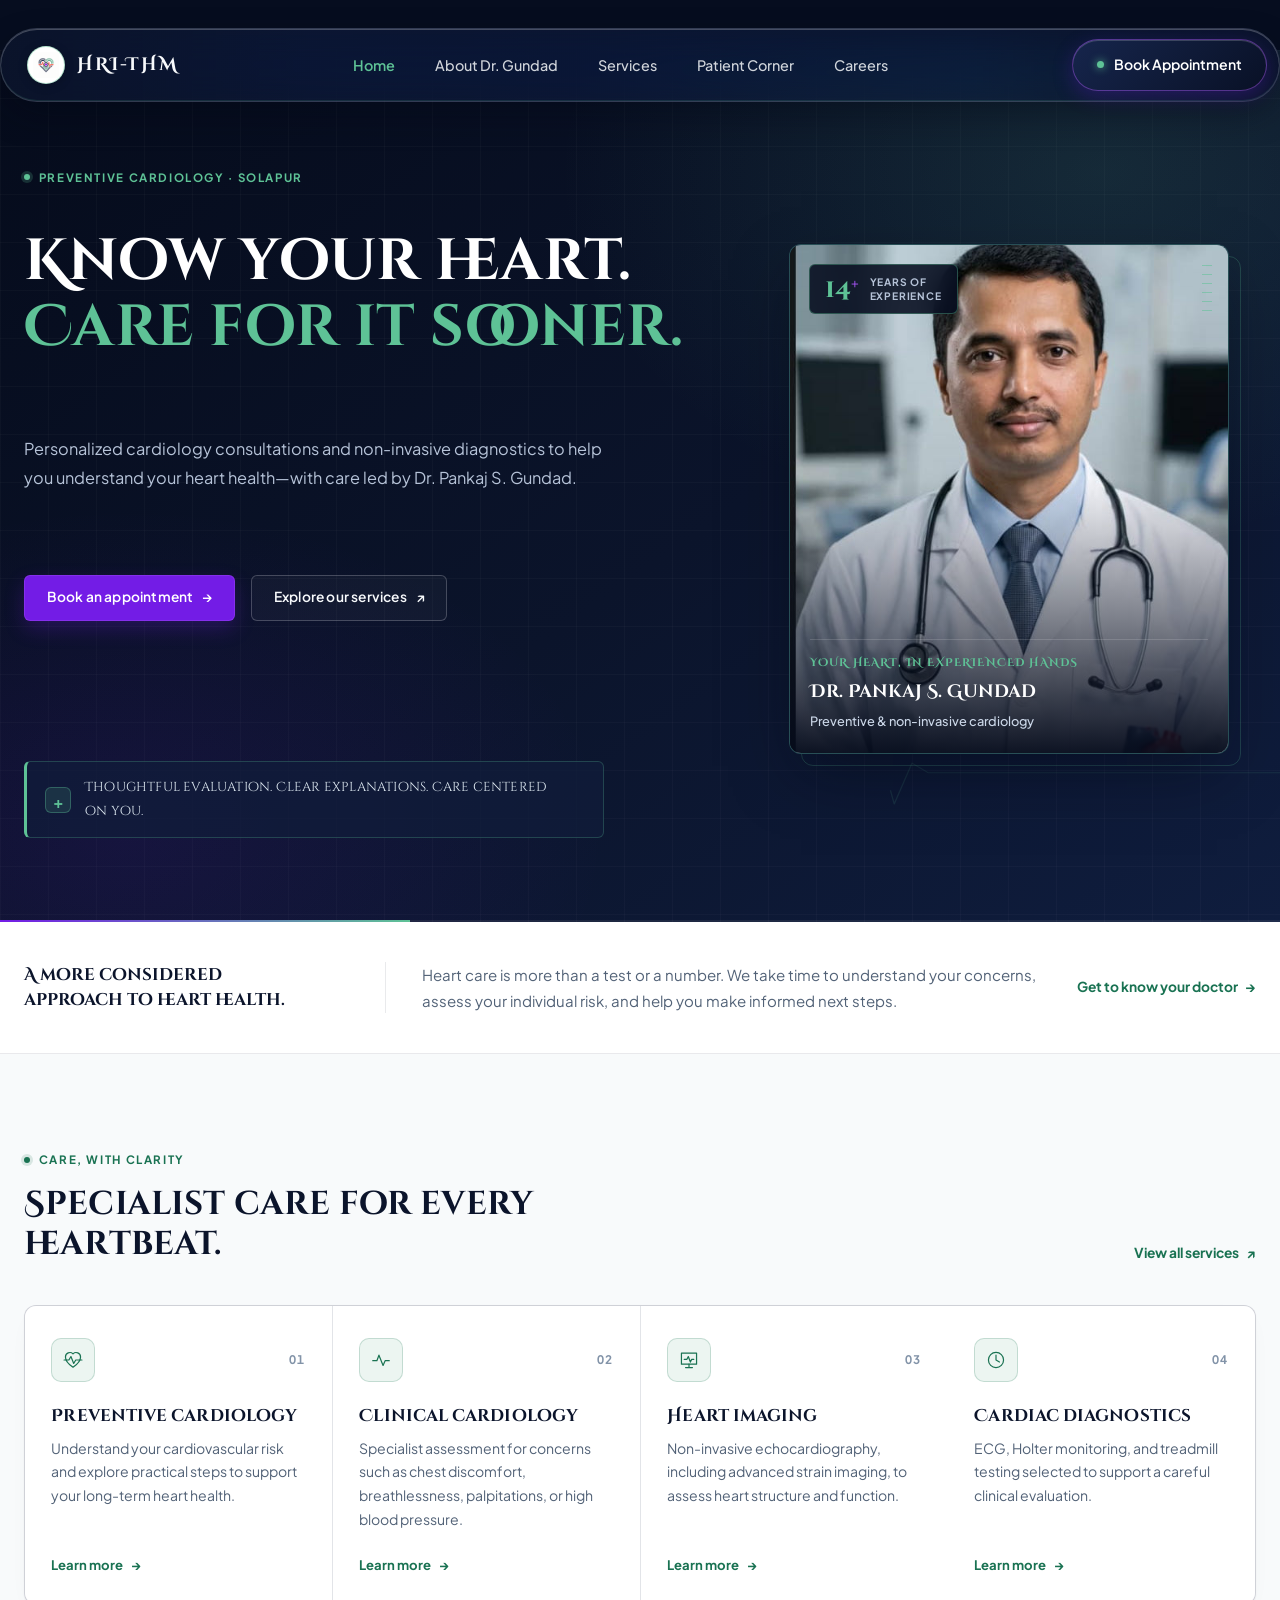
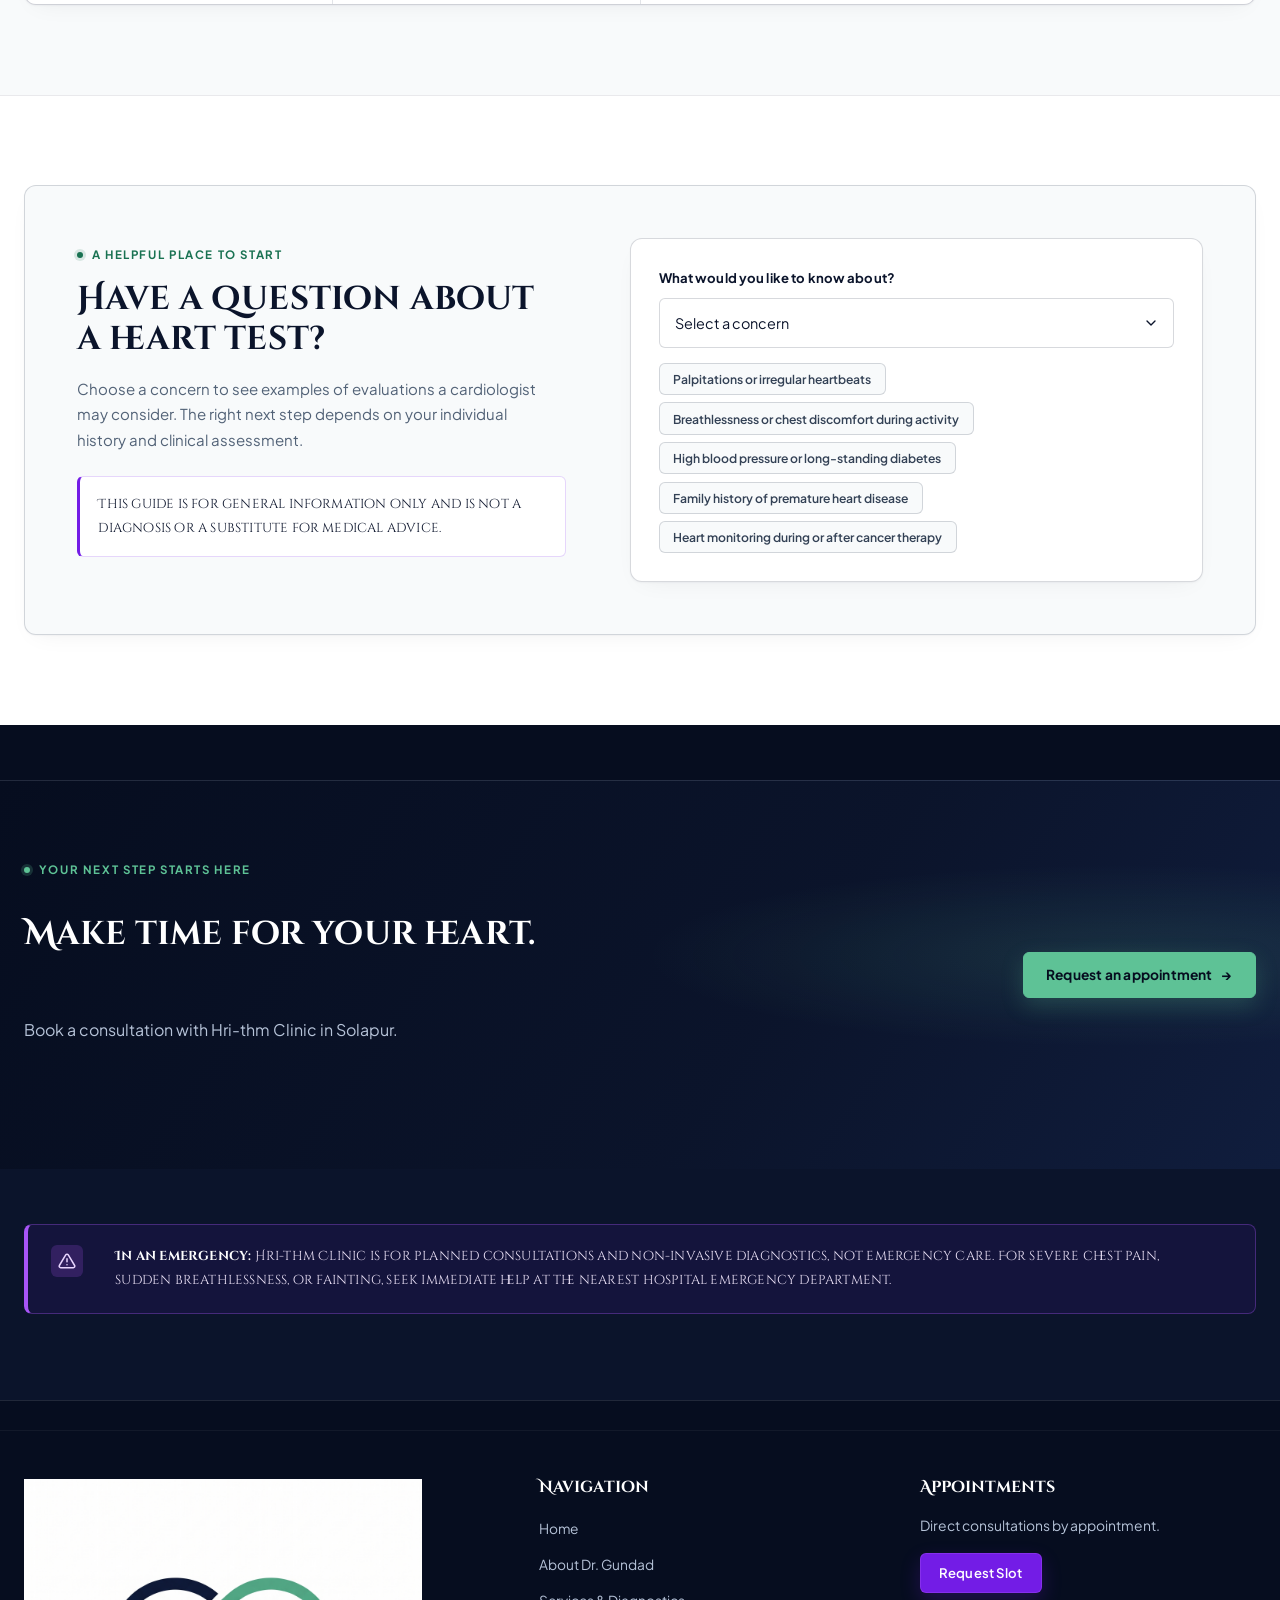
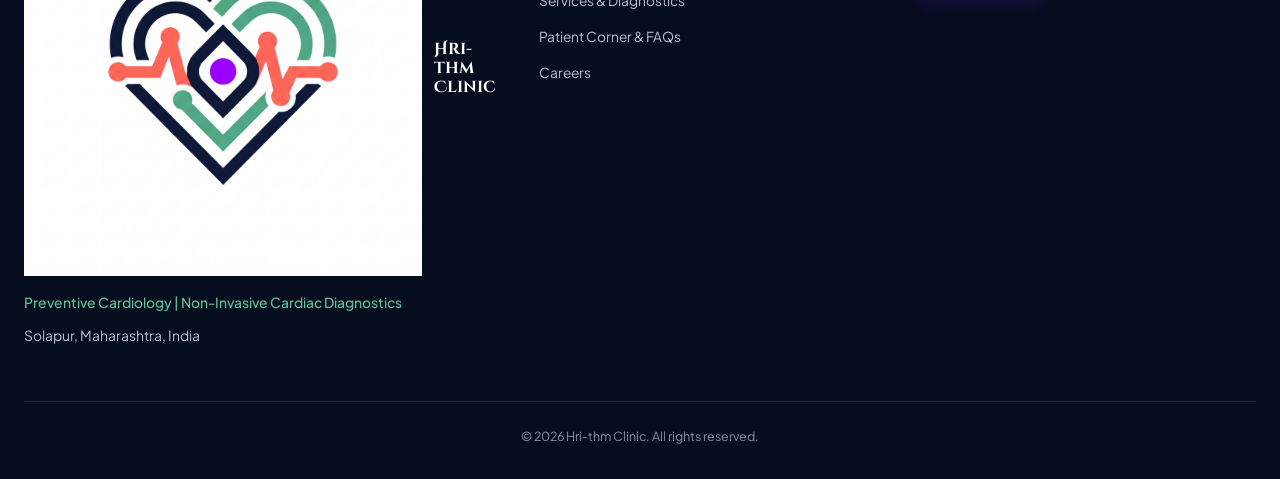
<file: index.html>
<!DOCTYPE html>
<html lang="en">
<head>
  <meta charset="UTF-8" />
  <meta name="viewport" content="width=device-width, initial-scale=1.0" />
  <meta name="theme-color" content="#0B132B" />
  <meta name="description" content="Thoughtful preventive cardiology and non-invasive cardiac diagnostics with Dr. Pankaj S. Gundad at Hri-thm Clinic, Solapur." />
  <title>Hri-thm Clinic | Preventive Cardiology in Solapur</title>
  <link rel="icon" href="images/favicon.svg" type="image/svg+xml" />
  <link rel="preconnect" href="https://fonts.googleapis.com" />
  <link rel="preconnect" href="https://fonts.gstatic.com" crossorigin />
  <link href="https://fonts.googleapis.com/css2?family=Cinzel+Decorative:wght@400;700&family=Plus+Jakarta+Sans:wght@400;500;600;700&display=swap" rel="stylesheet" />
  <link rel="stylesheet" href="css/styles.css" />
</head>
<body class="home-page">
  <a class="skip-link" href="#main-content">Skip to content</a>
  <div id="site-header"></div>

    <!-- Place this where you want the translation trigger to appear (e.g., in your navbar or footer) -->
    <button id="translate-btn" class="btn btn-ghost-light btn-sm" type="button">
      <span>🌐 Translate / ಭಾಷಾಂತರಿಸಿ</span>
    </button>

    <!-- Hidden container where Google Translate will render its dropdown -->
    <div id="google_translate_element" style="display: none;"></div>
    
  <main id="main-content">
    <section class="home-hero">
      <div class="hero-ecg-bg" aria-hidden="true">
        <svg viewBox="0 0 1440 220" fill="none" preserveAspectRatio="none">
          <path d="M0 130H340L370 130L392 88L416 168L442 42L468 182L490 112L510 130H880L910 130L932 95L955 162L980 54L1006 176L1026 116L1044 130H1440" />
        </svg>
      </div>
      <br>
      <div class="container home-hero-grid">
        <div class="home-hero-copy">
          <span class="home-eyebrow"><span class="eyebrow-dot"></span> Preventive cardiology · Solapur</span><br /><br>
          <h1>Know your heart.<br /><span>Care for it sooner.</span></h1><br><br>
          <p>Personalized cardiology consultations and non-invasive diagnostics to help you understand your heart health—with care led by Dr. Pankaj S. Gundad.</p><br><br>
          <div class="home-hero-actions">
            <a href="book-appointment.html" class="btn btn-violet">Book an appointment <span aria-hidden="true">→</span></a>
            <a href="services.html" class="btn btn-ghost-light">Explore our services <span aria-hidden="true">↗</span></a>
          </div>
          <br><br><br><br>
          <div class="home-hero-note important-note" role="note">
            <span class="note-mark" aria-hidden="true">+</span>
            <span>Thoughtful evaluation. Clear explanations. Care centered on you.</span><br><br>
          </div>
        </div>

        <div class="home-hero-visual">
          <div class="portrait-frame">
            <img src="images/dr-pankaj-gundad-pic.jpeg" alt="Dr. Pankaj S. Gundad, cardiologist at Hri-thm Clinic" fetchpriority="high" />
            <div class="portrait-caption">
              <span class="caption-label">Your heart, in experienced hands</span>
              <strong>Dr. Pankaj S. Gundad</strong>
              <span>Preventive &amp; non-invasive cardiology</span>
            </div>
          </div>
          <div class="experience-stamp" aria-label="Over 14 years of experience">
            <span class="stamp-number">14<span>+</span></span>
            <span class="stamp-copy">years of<br />experience</span>
          </div>
          <div class="visual-accent" aria-hidden="true"></div>
        </div>
      </div>
      <div class="hero-bottom-rule" aria-hidden="true"><span></span></div>
    </section>

    <section class="home-intro" aria-label="Our approach">
      <div class="container intro-grid">
        <p class="intro-kicker">A more considered<br />approach to heart health.</p>
        <p class="intro-copy">Heart care is more than a test or a number. We take time to understand your concerns, assess your individual risk, and help you make informed next steps.</p>
        <a class="intro-link" href="about.html">Get to know your doctor <span aria-hidden="true">→</span></a>
      </div>
    </section>

    <section class="home-services" id="services">
      <div class="container">
        <div class="section-heading home-section-heading">
          <div>
            <span class="home-eyebrow"><span class="eyebrow-dot"></span> Care, with clarity</span>
            <h2>Specialist care for every heartbeat.</h2>
          </div>
          <a class="text-link desktop-link" href="services.html">View all services <span aria-hidden="true">↗</span></a>
        </div>

        <div class="home-service-grid">
          <article class="home-service-card">
            <div class="service-card-top">
              <div class="home-service-icon" aria-hidden="true">
                <svg viewBox="0 0 32 32" fill="none"><path d="M27 11.5c0 7.5-11 15-11 15S5 19 5 11.5A6.5 6.5 0 0 1 16 7a6.5 6.5 0 0 1 11 4.5Z"/><path d="M3 16h7l3-5 4 10 3-5h9"/></svg>
              </div>
              <span class="service-index">01</span>
            </div>
            <h3>Preventive cardiology</h3>
            <p>Understand your cardiovascular risk and explore practical steps to support your long-term heart health.</p>
            <a href="services.html" aria-label="Learn more about preventive cardiology">Learn more <span aria-hidden="true">→</span></a>
          </article>

          <article class="home-service-card">
            <div class="service-card-top">
              <div class="home-service-icon" aria-hidden="true">
                <svg viewBox="0 0 32 32" fill="none"><path d="M4 17h6l3-8 6 15 3-7h6"/></svg>
              </div>
              <span class="service-index">02</span>
            </div>
            <h3>Clinical cardiology</h3>
            <p>Specialist assessment for concerns such as chest discomfort, breathlessness, palpitations, or high blood pressure.</p>
            <a href="services.html" aria-label="Learn more about clinical cardiology">Learn more <span aria-hidden="true">→</span></a>
          </article>

          <article class="home-service-card">
            <div class="service-card-top">
              <div class="home-service-icon" aria-hidden="true">
                <svg viewBox="0 0 32 32" fill="none"><path d="M5 6h22v16H5z"/><path d="M11 27h10M16 22v5M9 15h4l2-4 3 8 2-4h3"/></svg>
              </div>
              <span class="service-index">03</span>
            </div>
            <h3>Heart imaging</h3>
            <p>Non-invasive echocardiography, including advanced strain imaging, to assess heart structure and function.</p>
            <a href="services.html" aria-label="Learn more about heart imaging">Learn more <span aria-hidden="true">→</span></a>
          </article>

          <article class="home-service-card">
            <div class="service-card-top">
              <div class="home-service-icon" aria-hidden="true">
                <svg viewBox="0 0 32 32" fill="none"><circle cx="16" cy="16" r="11"/><path d="M16 9v7l5 3"/></svg>
              </div>
              <span class="service-index">04</span>
            </div>
            <h3>Cardiac diagnostics</h3>
            <p>ECG, Holter monitoring, and treadmill testing selected to support a careful clinical evaluation.</p>
            <a href="services.html" aria-label="Learn more about cardiac diagnostics">Learn more <span aria-hidden="true">→</span></a>
          </article>
        </div>
        <a class="text-link mobile-link" href="services.html">View all services <span aria-hidden="true">↗</span></a>
      </div>
    </section>

    <section class="home-finder" aria-labelledby="finder-heading">
      <div class="container">
        <div class="finder-panel">
          <div class="finder-copy">
            <span class="home-eyebrow"><span class="eyebrow-dot"></span> A helpful place to start</span>
            <h2 id="finder-heading">Have a question about a heart test?</h2>
            <p>Choose a concern to see examples of evaluations a cardiologist may consider. The right next step depends on your individual history and clinical assessment.</p>
            <p class="finder-disclaimer important-note">This guide is for general information only and is not a diagnosis or a substitute for medical advice.</p>
          </div>
          <div class="finder-control">
            <label for="symptomSelector">What would you like to know about?</label>
            <select id="symptomSelector" class="finder-select">
              <option value="">Select a concern</option>
              <option value="palpitations">Palpitations or irregular heartbeats</option>
              <option value="breathless">Breathlessness or chest discomfort during activity</option>
              <option value="hypertension">High blood pressure or long-standing diabetes</option>
              <option value="family">Family history of premature heart disease</option>
              <option value="chemo">Heart monitoring during or after cancer therapy</option>
            </select>
            <div id="finderQuickChips" class="finder-chips" aria-label="Quick concern selection"></div>
            <div id="finderResult" class="finder-result" aria-live="polite" aria-atomic="true">
              <h3 id="resultTitle"></h3>
              <p id="resultDesc"></p>
            </div>
          </div>
        </div>
      </div>
    </section>
    <br><br>
    <section class="home-cta">
      <div class="container home-cta-inner">
        <div>
          <span class="home-eyebrow"><span class="eyebrow-dot"></span> Your next step starts here</span><br><br>
          <h2>Make time for your heart.</h2><br><br>
          <p>Book a consultation with Hri-thm Clinic in Solapur.</p><br><br>
        </div>
        <a href="book-appointment.html" class="btn btn-light">Request an appointment <span aria-hidden="true">→</span></a>
      </div>
    </section>
    
    <div class="home-emergency-section"><br><br>
      <div class="container home-emergency-wrap">
        <aside class="emergency-banner important-note" aria-label="Emergency notice">
          <span class="emergency-icon" aria-hidden="true">
            <svg viewBox="0 0 24 24" fill="none"><path d="M12 9v4m0 4h.01M10.29 3.86 1.82 18a2 2 0 0 0 1.71 3h16.94a2 2 0 0 0 1.71-3L13.71 3.86a2 2 0 0 0-3.42 0Z"/></svg>
          </span>
          <br><br>
          <div>
            <strong>In an emergency:</strong> Hri-thm Clinic is for planned consultations and non-invasive diagnostics, not emergency care. For severe chest pain, sudden breathlessness, or fainting, seek immediate help at the nearest hospital emergency department.
          </div>
          <br><br>
        </aside>
      </div>
      <br><br>
    </div>
  </main>

  <div id="site-footer"></div>
  <script src="assets/main.js"></script>
  <script src="assets/test-finder.js"></script>
  <script type="text/javascript">
    
  </script>
  <script type="text/javascript" src="//translate.google.com/translate_a/element.js?cb=googleTranslateElementInit"></script>
</body>
</html>
</file>
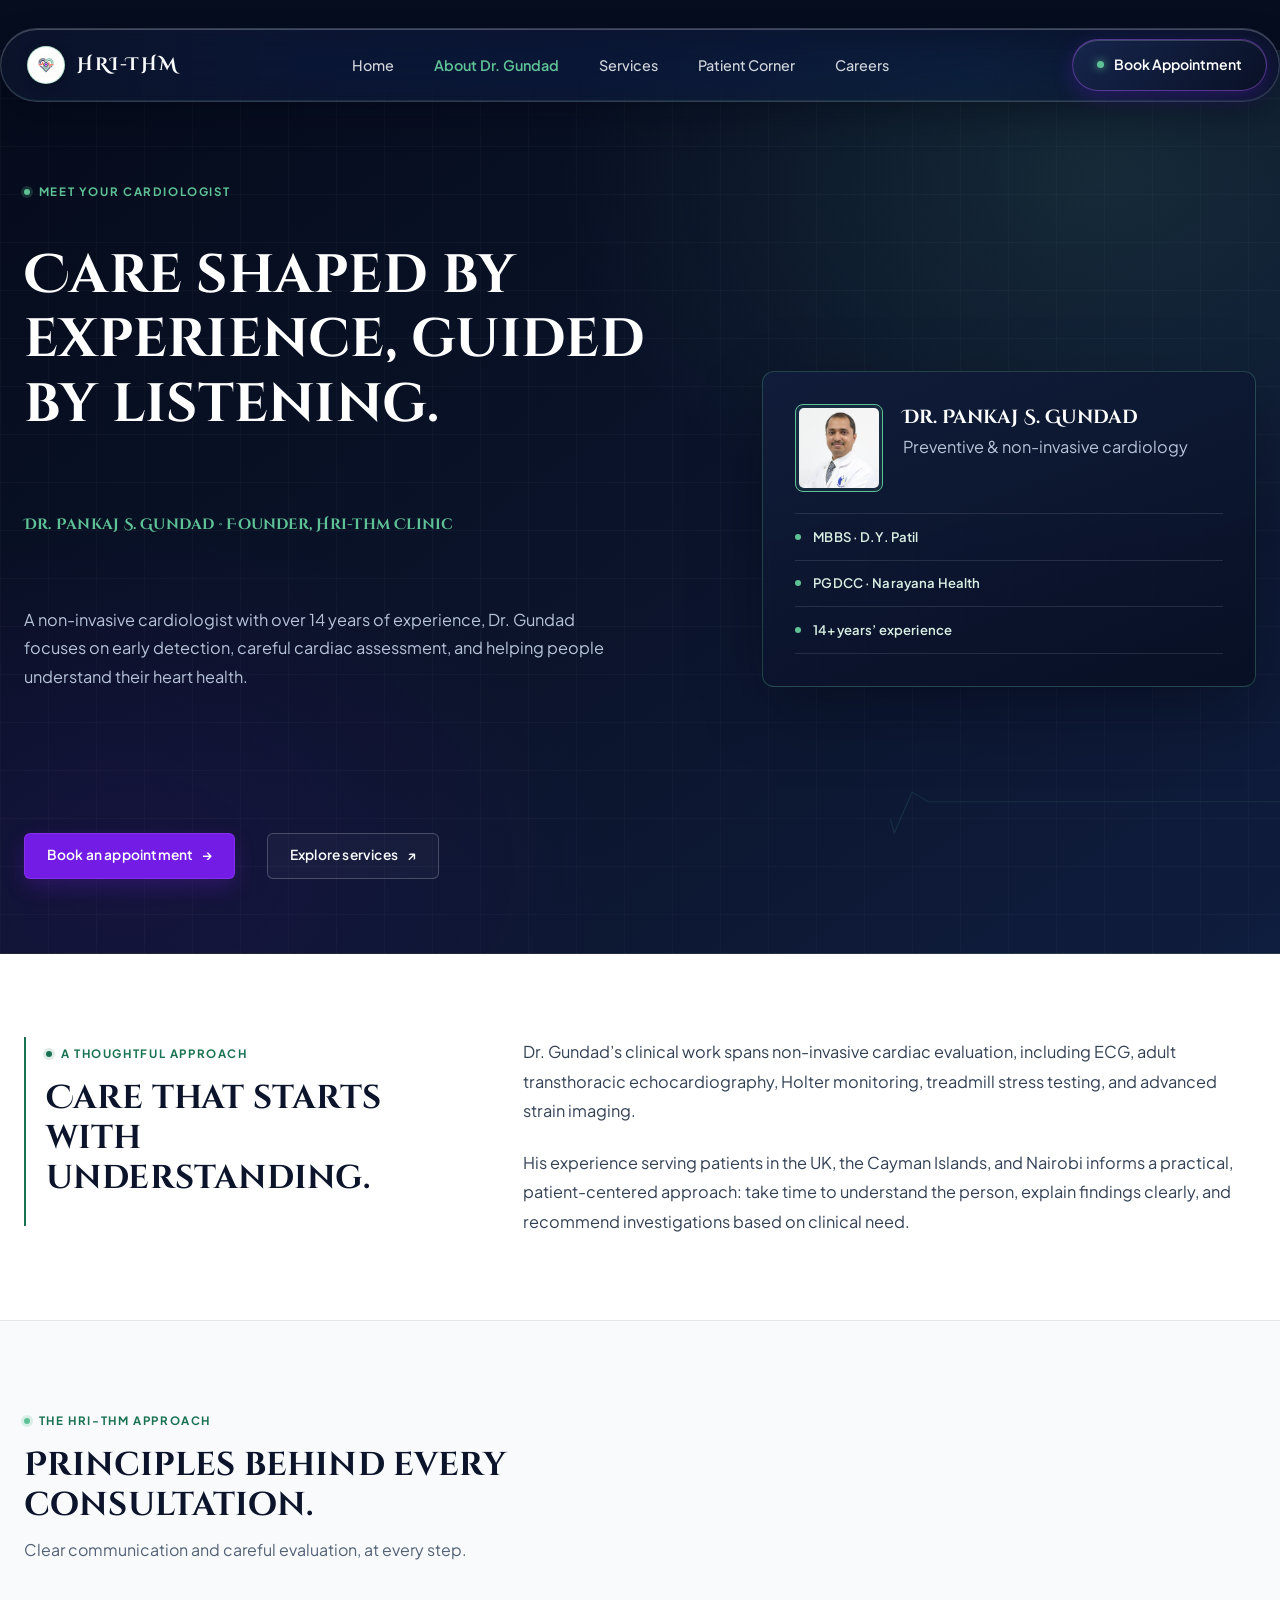
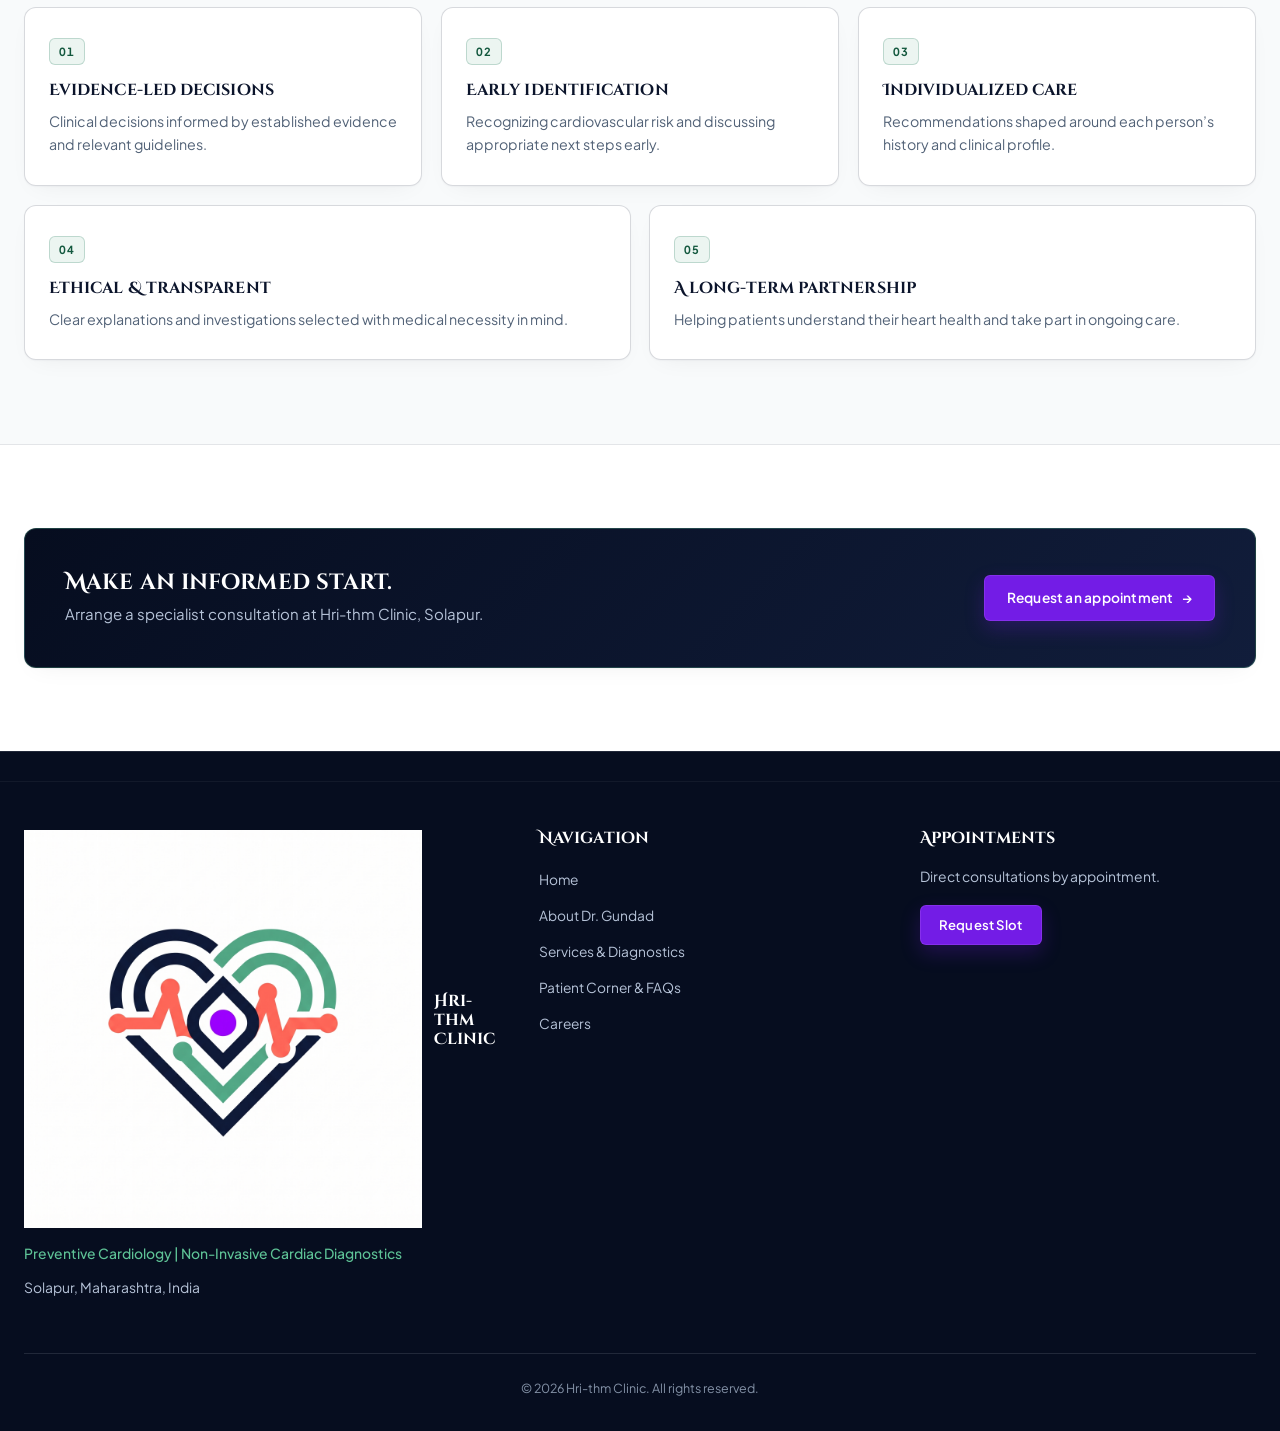
<file: about.html>
<!DOCTYPE html>
<html lang="en">
<head>
  <meta charset="UTF-8" />
  <meta name="viewport" content="width=device-width, initial-scale=1.0" />
  <meta name="theme-color" content="#0B132B" />
  <meta name="description" content="Meet Dr. Pankaj S. Gundad, founder of Hri-thm Clinic and a non-invasive cardiologist with more than 14 years of experience." />
  <title>About Dr. Pankaj S. Gundad | Hri-thm Clinic</title>
  <link rel="icon" href="images/favicon.svg" type="image/svg+xml" />
  <link rel="preconnect" href="https://fonts.googleapis.com" />
  <link rel="preconnect" href="https://fonts.gstatic.com" crossorigin />
  <link href="https://fonts.googleapis.com/css2?family=Cinzel+Decorative:wght@400;700&family=Plus+Jakarta+Sans:wght@400;500;600;700&display=swap" rel="stylesheet" />
  <link rel="stylesheet" href="css/styles.css" />
</head>
<body class="about-page">
  <a class="skip-link" href="#main-content">Skip to content</a>
  <div id="site-header"></div>

    <!-- Place this where you want the translation trigger to appear (e.g., in your navbar or footer) -->
    <button id="translate-btn" class="btn btn-ghost-light btn-sm" type="button">
      <span>🌐 Translate / ಭಾಷಾಂತರಿಸಿ</span>
    </button>

    <!-- Hidden container where Google Translate will render its dropdown -->
    <div id="google_translate_element" style="display: none;"></div>
    
  <main id="main-content">
    <section class="page-hero page-hero-split">
      <div class="hero-ecg-bg" aria-hidden="true">
        <svg viewBox="0 0 1440 220" fill="none" preserveAspectRatio="none">
          <path d="M0 130H340L370 130L392 88L416 168L442 42L468 182L490 112L510 130H880L910 130L932 95L955 162L980 54L1006 176L1026 116L1044 130H1440" />
        </svg>
      </div>
      <br><br>
      <div class="container hero-grid">
        <div class="hero-content">
          <span class="hero-tag">Meet your cardiologist</span><br><br>
          <h1>Care shaped by experience, guided by listening.</h1><br><br>
          <p class="hero-lead important-note">Dr. Pankaj S. Gundad · Founder, Hri-thm Clinic</p><br><br>
          <p>A non-invasive cardiologist with over 14 years of experience, Dr. Gundad focuses on early detection, careful cardiac assessment, and helping people understand their heart health.</p><br><br><br><br>
          <div class="hero-actions">
            <a href="book-appointment.html" class="btn btn-violet">Book an appointment <span aria-hidden="true">→</span></a><br /><br />
            <a href="services.html" class="btn btn-ghost-light">Explore services <span aria-hidden="true">↗</span></a>
          </div>
        </div>
        <aside class="hero-card-preview" aria-label="Qualifications and experience">
          <div class="dossier-header">
            <div class="doctor-avatar-ring">
              <img src="images/dr-pankaj-gundad.jpeg" alt="Dr. Pankaj S. Gundad" />
            </div>
            <div>
              <h2>Dr. Pankaj S. Gundad</h2>
              <p>Preventive &amp; non-invasive cardiology</p>
            </div>
          </div>
          <div class="badge-list">
            <span class="badge">MBBS · D.Y. Patil</span>
            <span class="badge">PGDCC · Narayana Health</span>
            <span class="badge">14+ years’ experience</span>
          </div>
        </aside>
      </div>
    </section>

    <section class="content-section content-section-light">
      <div class="container editorial-split">
        <div class="editorial-heading">
          <span class="eyebrow">A thoughtful approach</span>
          <h2>Care that starts with understanding.</h2>
        </div>
        <div class="content-copy editorial-body">
          <p>Dr. Gundad’s clinical work spans non-invasive cardiac evaluation, including ECG, adult transthoracic echocardiography, Holter monitoring, treadmill stress testing, and advanced strain imaging.</p>
          <p>His experience serving patients in the UK, the Cayman Islands, and Nairobi informs a practical, patient-centered approach: take time to understand the person, explain findings clearly, and recommend investigations based on clinical need.</p>
        </div>
      </div>
    </section>

    <section class="content-section content-section-tinted">
      <div class="container">
        <div class="section-header section-header-left">
          <span class="eyebrow">The Hri-thm approach</span>
          <h2>Principles behind every consultation.</h2>
          <p>Clear communication and careful evaluation, at every step.</p>
        </div>
        <div class="principles-grid">
          <article class="principle-card">
            <h3>Evidence-led decisions</h3>
            <p>Clinical decisions informed by established evidence and relevant guidelines.</p>
          </article>
          <article class="principle-card">
            <h3>Early identification</h3>
            <p>Recognizing cardiovascular risk and discussing appropriate next steps early.</p>
          </article>
          <article class="principle-card">
            <h3>Individualized care</h3>
            <p>Recommendations shaped around each person’s history and clinical profile.</p>
          </article>
          <article class="principle-card">
            <h3>Ethical &amp; transparent</h3>
            <p>Clear explanations and investigations selected with medical necessity in mind.</p>
          </article>
          <article class="principle-card">
            <h3>A long-term partnership</h3>
            <p>Helping patients understand their heart health and take part in ongoing care.</p>
          </article>
        </div>
      </div>
    </section>

    <section class="content-section content-section-light">
      <div class="container">
        <div class="inline-cta">
          <div>
            <h2>Make an informed start.</h2>
            <p>Arrange a specialist consultation at Hri-thm Clinic, Solapur.</p>
          </div>
          <a href="book-appointment.html" class="btn btn-violet">Request an appointment <span aria-hidden="true">→</span></a>
        </div>
      </div>
    </section>
  </main>
  <div id="site-footer"></div>
  <script src="assets/main.js"></script>
  <script type="text/javascript">
    
  </script>
  <script type="text/javascript" src="//translate.google.com/translate_a/element.js?cb=googleTranslateElementInit"></script>

</body>
</html>
</file>
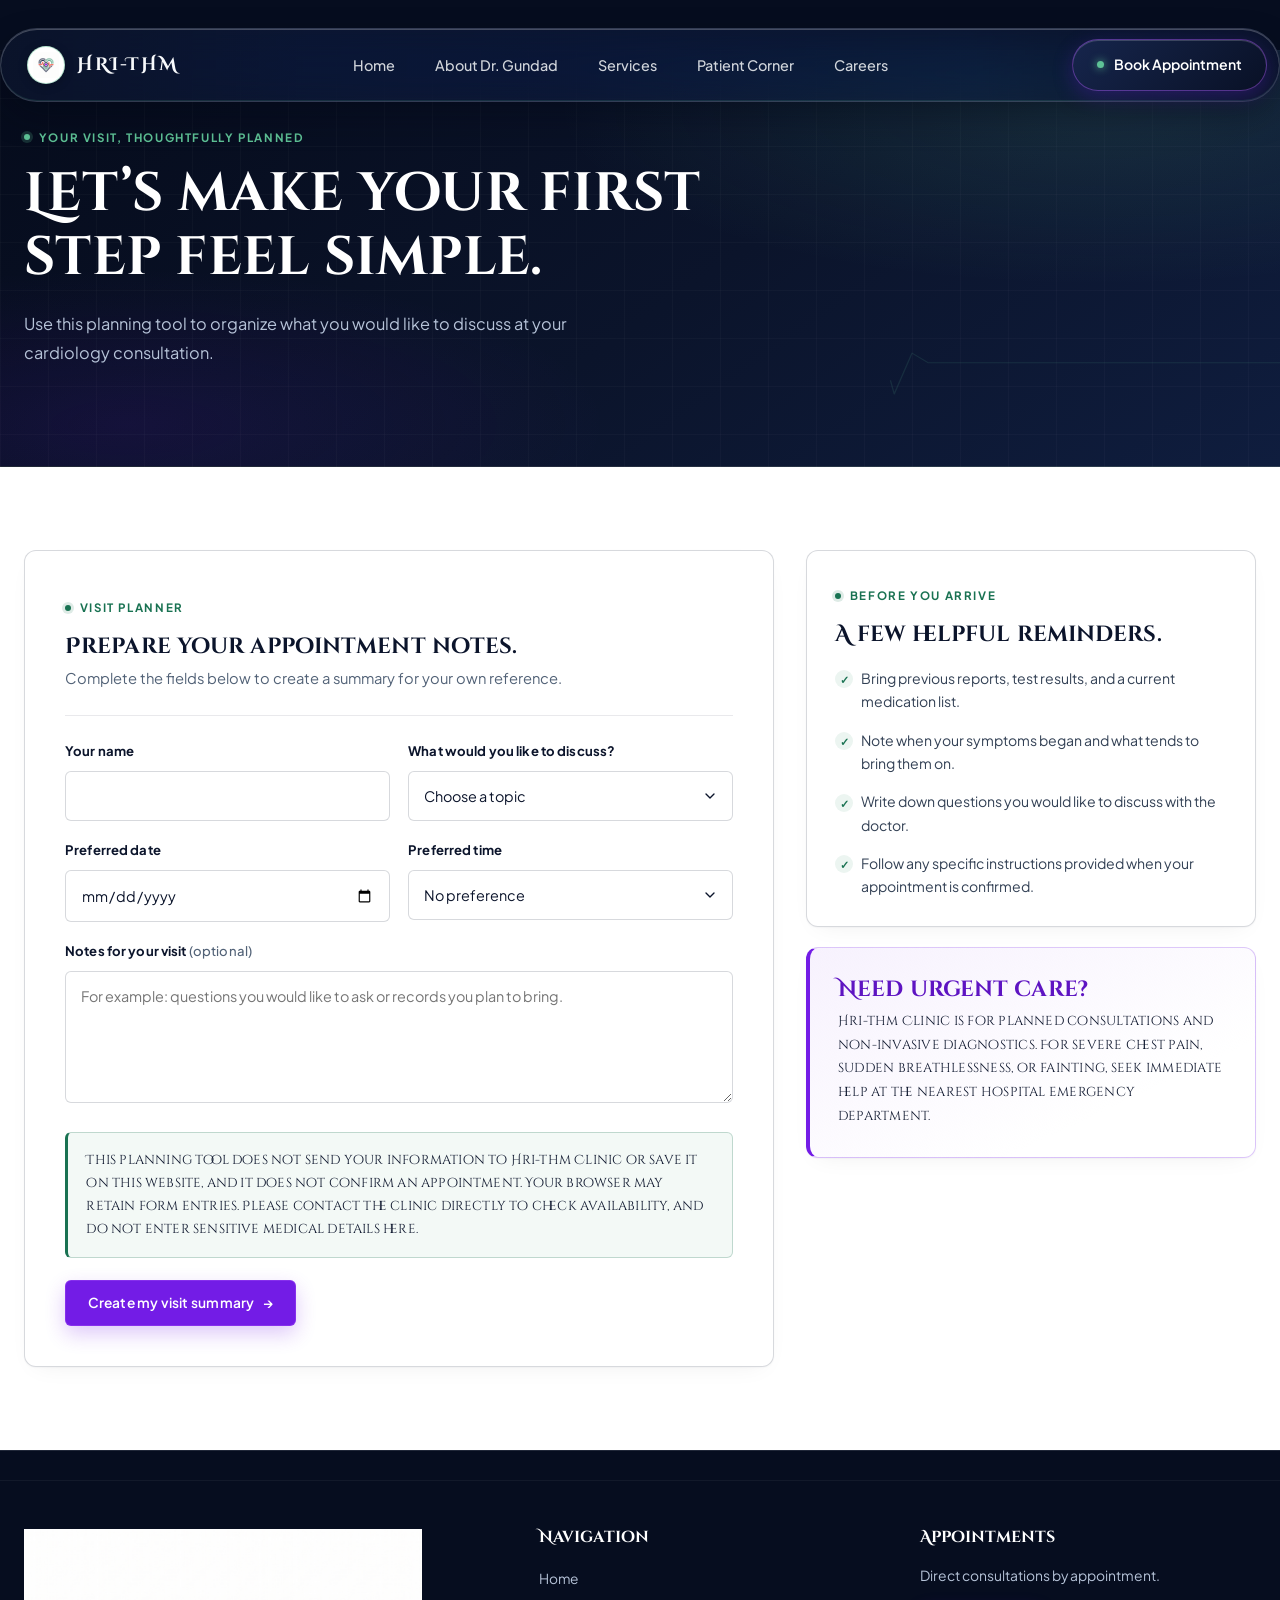
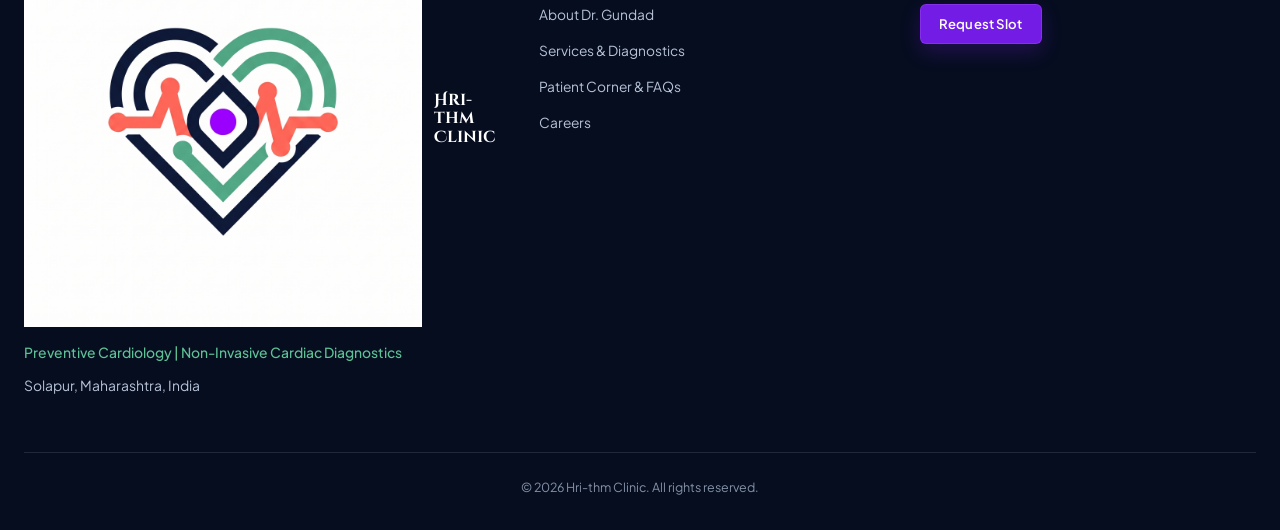
<file: book-appointment.html>
<!DOCTYPE html>
<html lang="en">
<head>
  <meta charset="UTF-8" />
  <meta name="viewport" content="width=device-width, initial-scale=1.0" />
  <meta name="theme-color" content="#0B132B" />
  <meta name="description" content="Plan your visit to Hri-thm Clinic in Solapur and learn what to bring to a cardiology consultation." />
  <title>Plan Your Visit | Hri-thm Clinic</title>
  <link rel="icon" href="images/favicon.svg" type="image/svg+xml" />
  <link rel="preconnect" href="https://fonts.googleapis.com" />
  <link rel="preconnect" href="https://fonts.gstatic.com" crossorigin />
  <link href="https://fonts.googleapis.com/css2?family=Cinzel+Decorative:wght@400;700&family=Plus+Jakarta+Sans:wght@400;500;600;700&display=swap" rel="stylesheet" />
  <link rel="stylesheet" href="css/styles.css" />
</head>
<body class="appointment-page">
  <a class="skip-link" href="#main-content">Skip to content</a>
  <div id="site-header"></div>

    <!-- Place this where you want the translation trigger to appear (e.g., in your navbar or footer) -->
    <button id="translate-btn" class="btn btn-ghost-light btn-sm" type="button">
      <span>🌐 Translate / ಭಾಷಾಂತರಿಸಿ</span>
    </button>

    <!-- Hidden container where Google Translate will render its dropdown -->
    <div id="google_translate_element" style="display: none;"></div>
    
  <main id="main-content">
    <section class="page-hero">
      <div class="hero-ecg-bg" aria-hidden="true">
        <svg viewBox="0 0 1440 220" fill="none" preserveAspectRatio="none">
          <path d="M0 130H340L370 130L392 88L416 168L442 42L468 182L490 112L510 130H880L910 130L932 95L955 162L980 54L1006 176L1026 116L1044 130H1440" />
        </svg>
      </div>
      <div class="container">
        <span class="hero-tag">Your visit, thoughtfully planned</span>
        <h1>Let’s make your first step feel simple.</h1>
        <p>Use this planning tool to organize what you would like to discuss at your cardiology consultation.</p>
      </div>
    </section>

    <section class="content-section content-section-light">
      <div class="container appointment-layout">
        <div class="form-panel">
          <span class="eyebrow">Visit planner</span>
          <h2>Prepare your appointment notes.</h2>
          <p>Complete the fields below to create a summary for your own reference.</p>
          <form id="appointment-form">
            <div class="form-grid">
              <div class="form-field">
                <label for="patient-name">Your name</label>
                <input id="patient-name" name="name" autocomplete="name" required />
              </div>
              <div class="form-field">
                <label for="visit-type">What would you like to discuss?</label>
                <select id="visit-type" name="visitType" required>
                  <option value="">Choose a topic</option>
                  <option>Cardiology consultation</option>
                  <option>Preventive heart assessment</option>
                  <option>Cardiac diagnostic test</option>
                  <option>Follow-up visit</option>
                  <option>Other concern</option>
                </select>
              </div>
              <div class="form-field">
                <label for="preferred-date">Preferred date</label>
                <input id="preferred-date" name="preferredDate" type="date" />
              </div>
              <div class="form-field">
                <label for="preferred-time">Preferred time</label>
                <select id="preferred-time" name="preferredTime">
                  <option value="">No preference</option>
                  <option>Morning</option>
                  <option>Afternoon</option>
                  <option>Evening</option>
                </select>
              </div>
              <div class="form-field form-field-full">
                <label for="visit-notes">Notes for your visit <span>(optional)</span></label>
                <textarea id="visit-notes" name="notes" placeholder="For example: questions you would like to ask or records you plan to bring."></textarea>
              </div>
            </div>
            <p class="form-note important-note">This planning tool does not send your information to Hri-thm Clinic or save it on this website, and it does not confirm an appointment. Your browser may retain form entries. Please contact the clinic directly to check availability, and do not enter sensitive medical details here.</p>
            <div class="form-actions">
              <button class="btn btn-violet" type="submit">Create my visit summary <span aria-hidden="true">→</span></button>
            </div>
            <div id="appointment-summary" class="form-status" role="status" aria-live="polite"></div>
          </form>
        </div>

        <aside class="appointment-sidebar">
          <div class="info-card">
            <span class="eyebrow">Before you arrive</span>
            <h2>A few helpful reminders.</h2>
            <ul class="info-list">
              <li>Bring previous reports, test results, and a current medication list.</li>
              <li>Note when your symptoms began and what tends to bring them on.</li>
              <li>Write down questions you would like to discuss with the doctor.</li>
              <li>Follow any specific instructions provided when your appointment is confirmed.</li>
            </ul>
          </div>
          <div class="info-card info-card-urgent important-note" role="note">
            <h2>Need urgent care?</h2>
            <p>Hri-thm Clinic is for planned consultations and non-invasive diagnostics. For severe chest pain, sudden breathlessness, or fainting, seek immediate help at the nearest hospital emergency department.</p>
          </div>
        </aside>
      </div>
    </section>
  </main>
  <div id="site-footer"></div>
  <script src="assets/main.js"></script>
  <script src="assets/appointment-form.js"></script>
  <script type="text/javascript">
    
  </script>
  <script type="text/javascript" src="//translate.google.com/translate_a/element.js?cb=googleTranslateElementInit"></script>

</body>
</html>
</file>
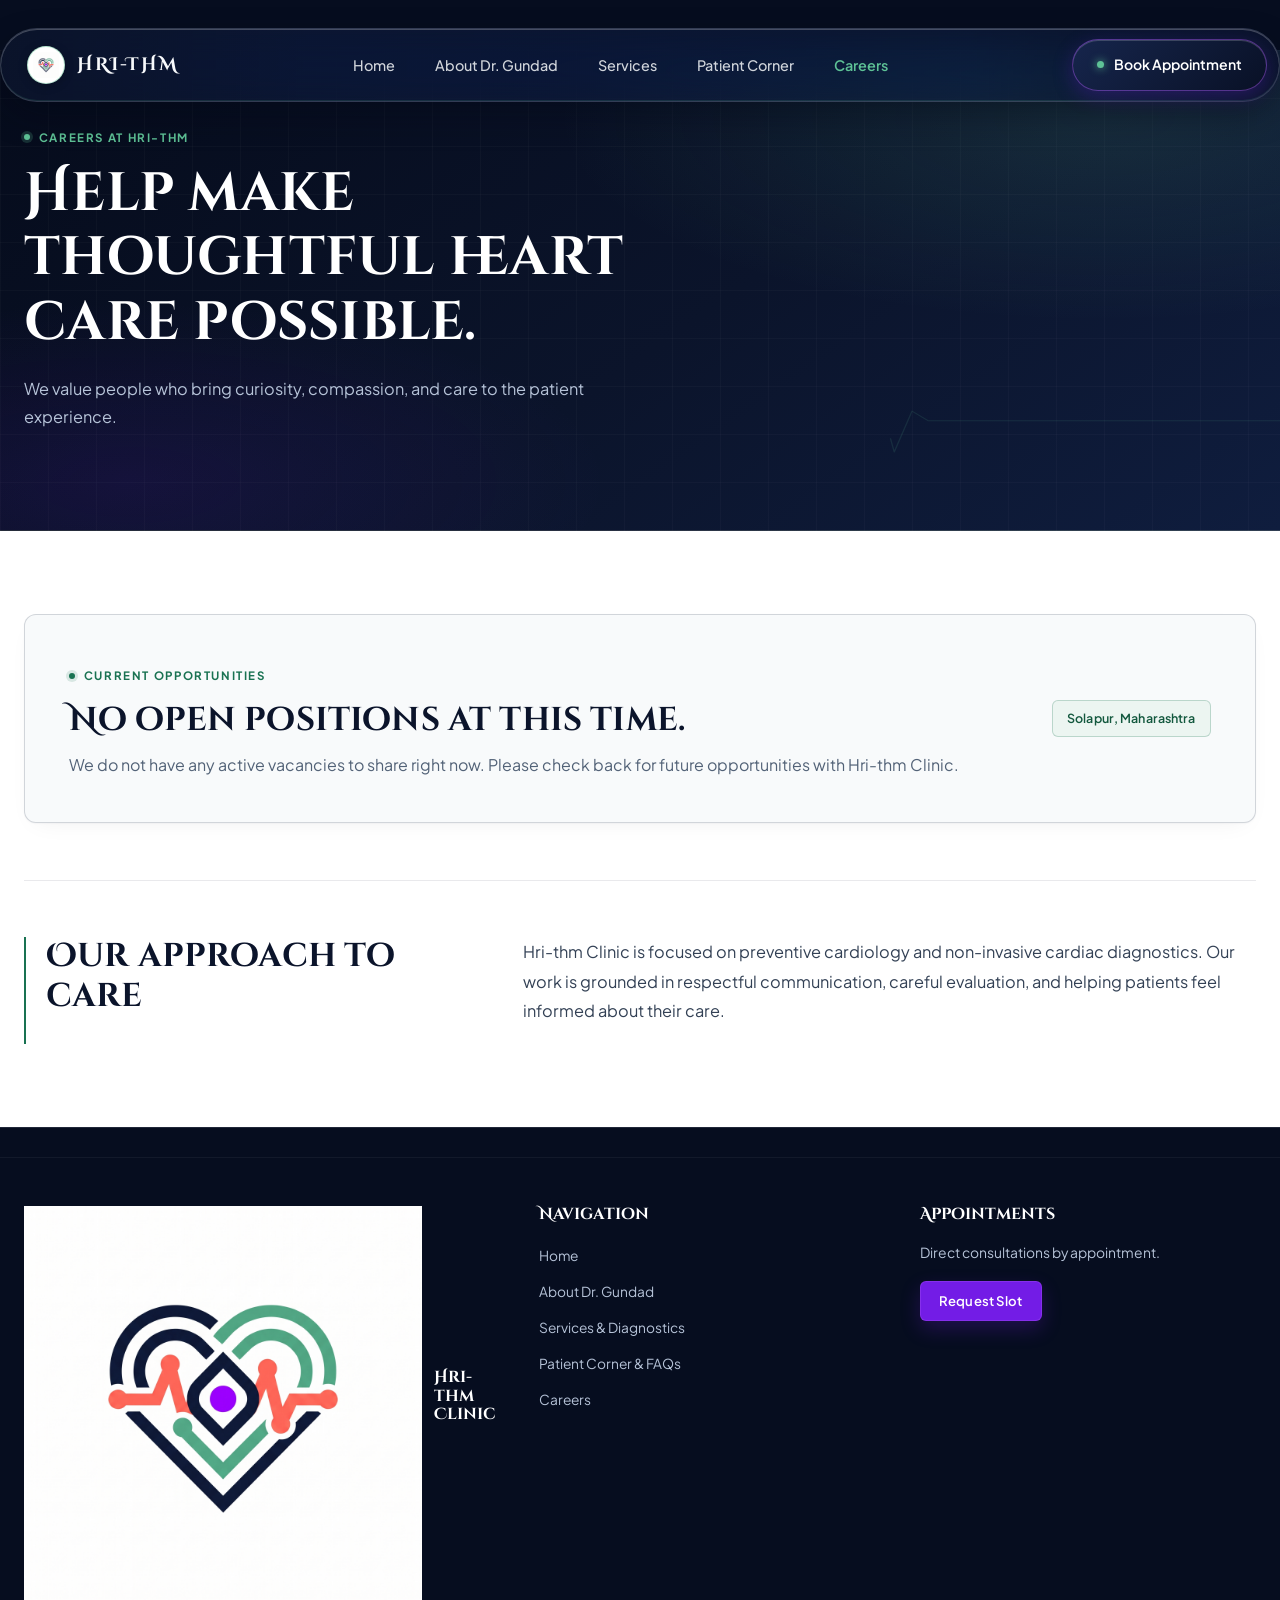
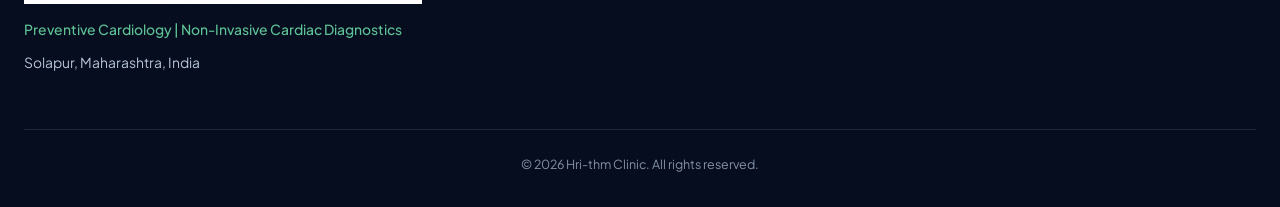
<file: careers.html>
<!DOCTYPE html>
<html lang="en">
<head>
  <meta charset="UTF-8" />
  <meta name="viewport" content="width=device-width, initial-scale=1.0" />
  <meta name="theme-color" content="#0B132B" />
  <meta name="description" content="Career information and future opportunities at Hri-thm Clinic, Solapur." />
  <title>Careers | Hri-thm Clinic</title>
  <link rel="icon" href="images/favicon.svg" type="image/svg+xml" />
  <link rel="preconnect" href="https://fonts.googleapis.com" />
  <link rel="preconnect" href="https://fonts.gstatic.com" crossorigin />
  <link href="https://fonts.googleapis.com/css2?family=Cinzel+Decorative:wght@400;700&family=Plus+Jakarta+Sans:wght@400;500;600;700&display=swap" rel="stylesheet" />
  <link rel="stylesheet" href="css/styles.css" />
</head>
<body class="careers-page">
  <a class="skip-link" href="#main-content">Skip to content</a>
  <div id="site-header"></div>

    <!-- Place this where you want the translation trigger to appear (e.g., in your navbar or footer) -->
    <button id="translate-btn" class="btn btn-ghost-light btn-sm" type="button">
      <span>🌐 Translate / ಭಾಷಾಂತರಿಸಿ</span>
    </button>

    <!-- Hidden container where Google Translate will render its dropdown -->
    <div id="google_translate_element" style="display: none;"></div>
    
  <main id="main-content">
    <section class="page-hero">
      <div class="hero-ecg-bg" aria-hidden="true">
        <svg viewBox="0 0 1440 220" fill="none" preserveAspectRatio="none">
          <path d="M0 130H340L370 130L392 88L416 168L442 42L468 182L490 112L510 130H880L910 130L932 95L955 162L980 54L1006 176L1026 116L1044 130H1440" />
        </svg>
      </div>
      <div class="container">
        <span class="hero-tag">Careers at Hri-thm</span>
        <h1>Help make thoughtful heart care possible.</h1>
        <p>We value people who bring curiosity, compassion, and care to the patient experience.</p>
      </div>
    </section>

    <section class="content-section content-section-light">
      <div class="container">
        <div class="career-panel">
          <div>
            <span class="eyebrow">Current opportunities</span>
            <h2>No open positions at this time.</h2>
            <p>We do not have any active vacancies to share right now. Please check back for future opportunities with Hri-thm Clinic.</p>
          </div>
          <span class="badge badge-light">Solapur, Maharashtra</span>
        </div>

        <div class="editorial-split career-values">
          <div class="editorial-heading">
            <h2>Our approach to care</h2>
          </div>
          <div class="content-copy editorial-body">
            <p>Hri-thm Clinic is focused on preventive cardiology and non-invasive cardiac diagnostics. Our work is grounded in respectful communication, careful evaluation, and helping patients feel informed about their care.</p>
          </div>
        </div>
      </div>
    </section>
  </main>
  <div id="site-footer"></div>
  <script src="assets/main.js"></script>
  <script type="text/javascript">
    
  </script>
  <script type="text/javascript" src="//translate.google.com/translate_a/element.js?cb=googleTranslateElementInit"></script>

</body>
</html>
</file>
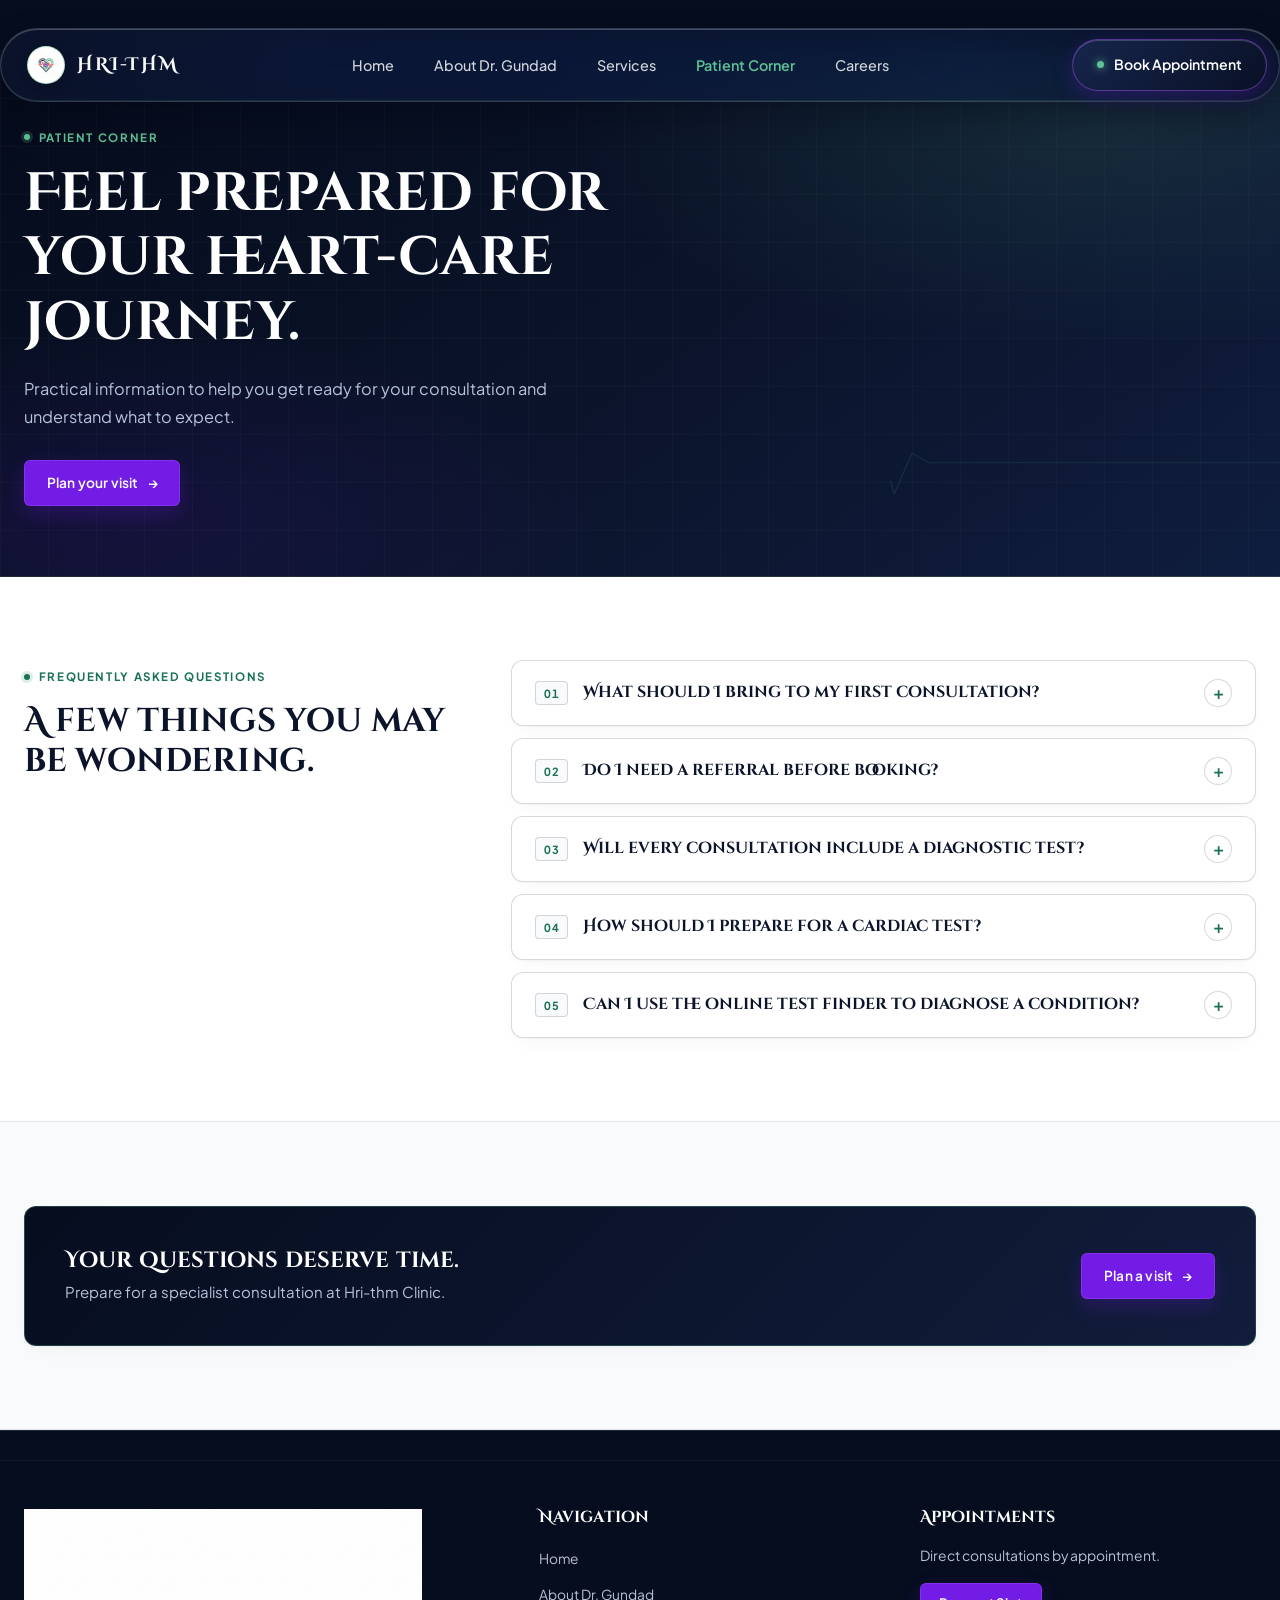
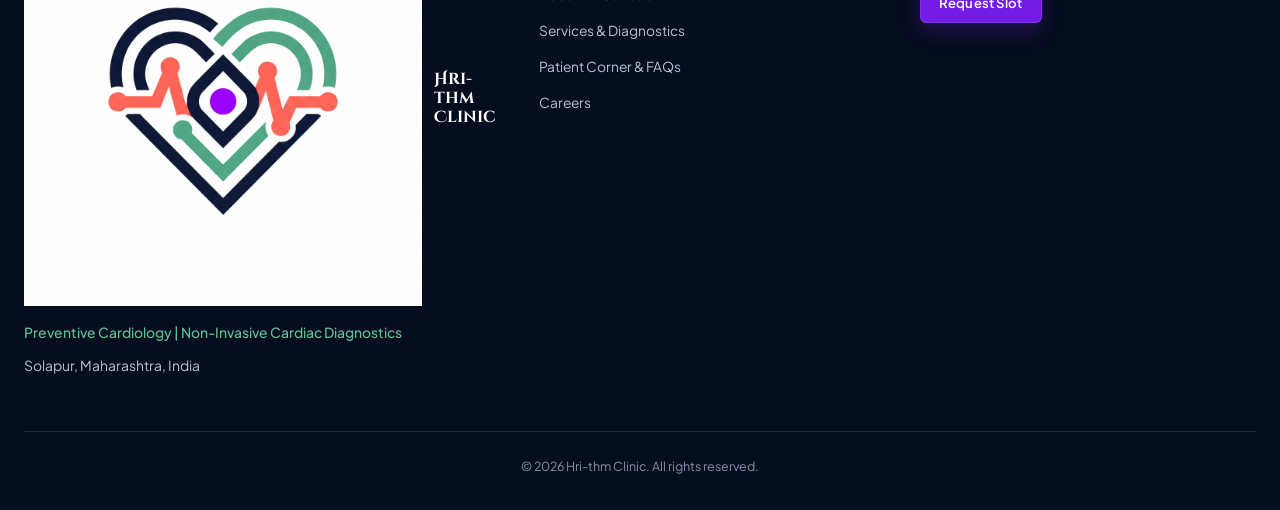
<file: patient-corner.html>
<!DOCTYPE html>
<html lang="en">
<head>
  <meta charset="UTF-8" />
  <meta name="viewport" content="width=device-width, initial-scale=1.0" />
  <meta name="theme-color" content="#0B132B" />
  <meta name="description" content="Helpful information for preparing for a cardiology consultation and cardiac tests at Hri-thm Clinic." />
  <title>Patient Corner | Hri-thm Clinic</title>
  <link rel="icon" href="images/favicon.svg" type="image/svg+xml" />
  <link rel="preconnect" href="https://fonts.googleapis.com" />
  <link rel="preconnect" href="https://fonts.gstatic.com" crossorigin />
  <link href="https://fonts.googleapis.com/css2?family=Cinzel+Decorative:wght@400;700&family=Plus+Jakarta+Sans:wght@400;500;600;700&display=swap" rel="stylesheet" />
  <link rel="stylesheet" href="css/styles.css" />
</head>
<body class="patient-page">
  <a class="skip-link" href="#main-content">Skip to content</a>
  <div id="site-header"></div>

    <!-- Place this where you want the translation trigger to appear (e.g., in your navbar or footer) -->
    <button id="translate-btn" class="btn btn-ghost-light btn-sm" type="button">
      <span>🌐 Translate / ಭಾಷಾಂತರಿಸಿ</span>
    </button>

    <!-- Hidden container where Google Translate will render its dropdown -->
    <div id="google_translate_element" style="display: none;"></div>

  <main id="main-content">
    <section class="page-hero">
      <div class="hero-ecg-bg" aria-hidden="true">
        <svg viewBox="0 0 1440 220" fill="none" preserveAspectRatio="none">
          <path d="M0 130H340L370 130L392 88L416 168L442 42L468 182L490 112L510 130H880L910 130L932 95L955 162L980 54L1006 176L1026 116L1044 130H1440" />
        </svg>
      </div>
      <div class="container">
        <span class="hero-tag">Patient corner</span>
        <h1>Feel prepared for your heart-care journey.</h1>
        <p>Practical information to help you get ready for your consultation and understand what to expect.</p>
        <div class="hero-actions">
          <a href="book-appointment.html" class="btn btn-violet">Plan your visit <span aria-hidden="true">→</span></a>
        </div>
      </div>
    </section>

    <section class="content-section content-section-light">
      <div class="container faq-layout">
        <div class="section-header section-header-left faq-intro">
          <span class="eyebrow">Frequently asked questions</span>
          <h2>A few things you may be wondering.</h2>
        </div>
        <div class="faq-list">
          <details class="faq-item">
            <summary>What should I bring to my first consultation?</summary>
            <p>Bring previous medical reports and test results, a list of medicines you take, and any questions you would like to discuss. Sharing relevant family and medical history can also help your doctor understand your concerns.</p>
          </details>
          <details class="faq-item">
            <summary>Do I need a referral before booking?</summary>
            <p>Referral requirements can vary. Please check with the clinic when arranging your visit if you have a referral or specific paperwork requirement.</p>
          </details>
          <details class="faq-item">
            <summary>Will every consultation include a diagnostic test?</summary>
            <p>Not necessarily. The doctor will discuss your symptoms and history, then decide whether an investigation is appropriate for your individual situation.</p>
          </details>
          <details class="faq-item">
            <summary>How should I prepare for a cardiac test?</summary>
            <p>Preparation depends on the test. Follow any instructions provided by the clinic when your test is arranged, and ask beforehand if anything is unclear.</p>
          </details>
          <details class="faq-item">
            <summary>Can I use the online test finder to diagnose a condition?</summary>
            <p>No. The test finder offers general examples only. It cannot diagnose a condition or determine which test is right for you. Please speak with a qualified clinician for personal medical advice.</p>
          </details>
        </div>
      </div>
    </section>

    <section class="content-section content-section-tinted">
      <div class="container">
        <div class="inline-cta">
          <div>
            <h2>Your questions deserve time.</h2>
            <p>Prepare for a specialist consultation at Hri-thm Clinic.</p>
          </div>
          <a href="book-appointment.html" class="btn btn-violet">Plan a visit <span aria-hidden="true">→</span></a>
        </div>
      </div>
    </section>
  </main>
  <div id="site-footer"></div>
  <script src="assets/main.js"></script>
  <script src="assets/faq-accordion.js"></script>
  <script type="text/javascript">
    
  </script>
  <script type="text/javascript" src="//translate.google.com/translate_a/element.js?cb=googleTranslateElementInit"></script>

</body>
</html>
</file>
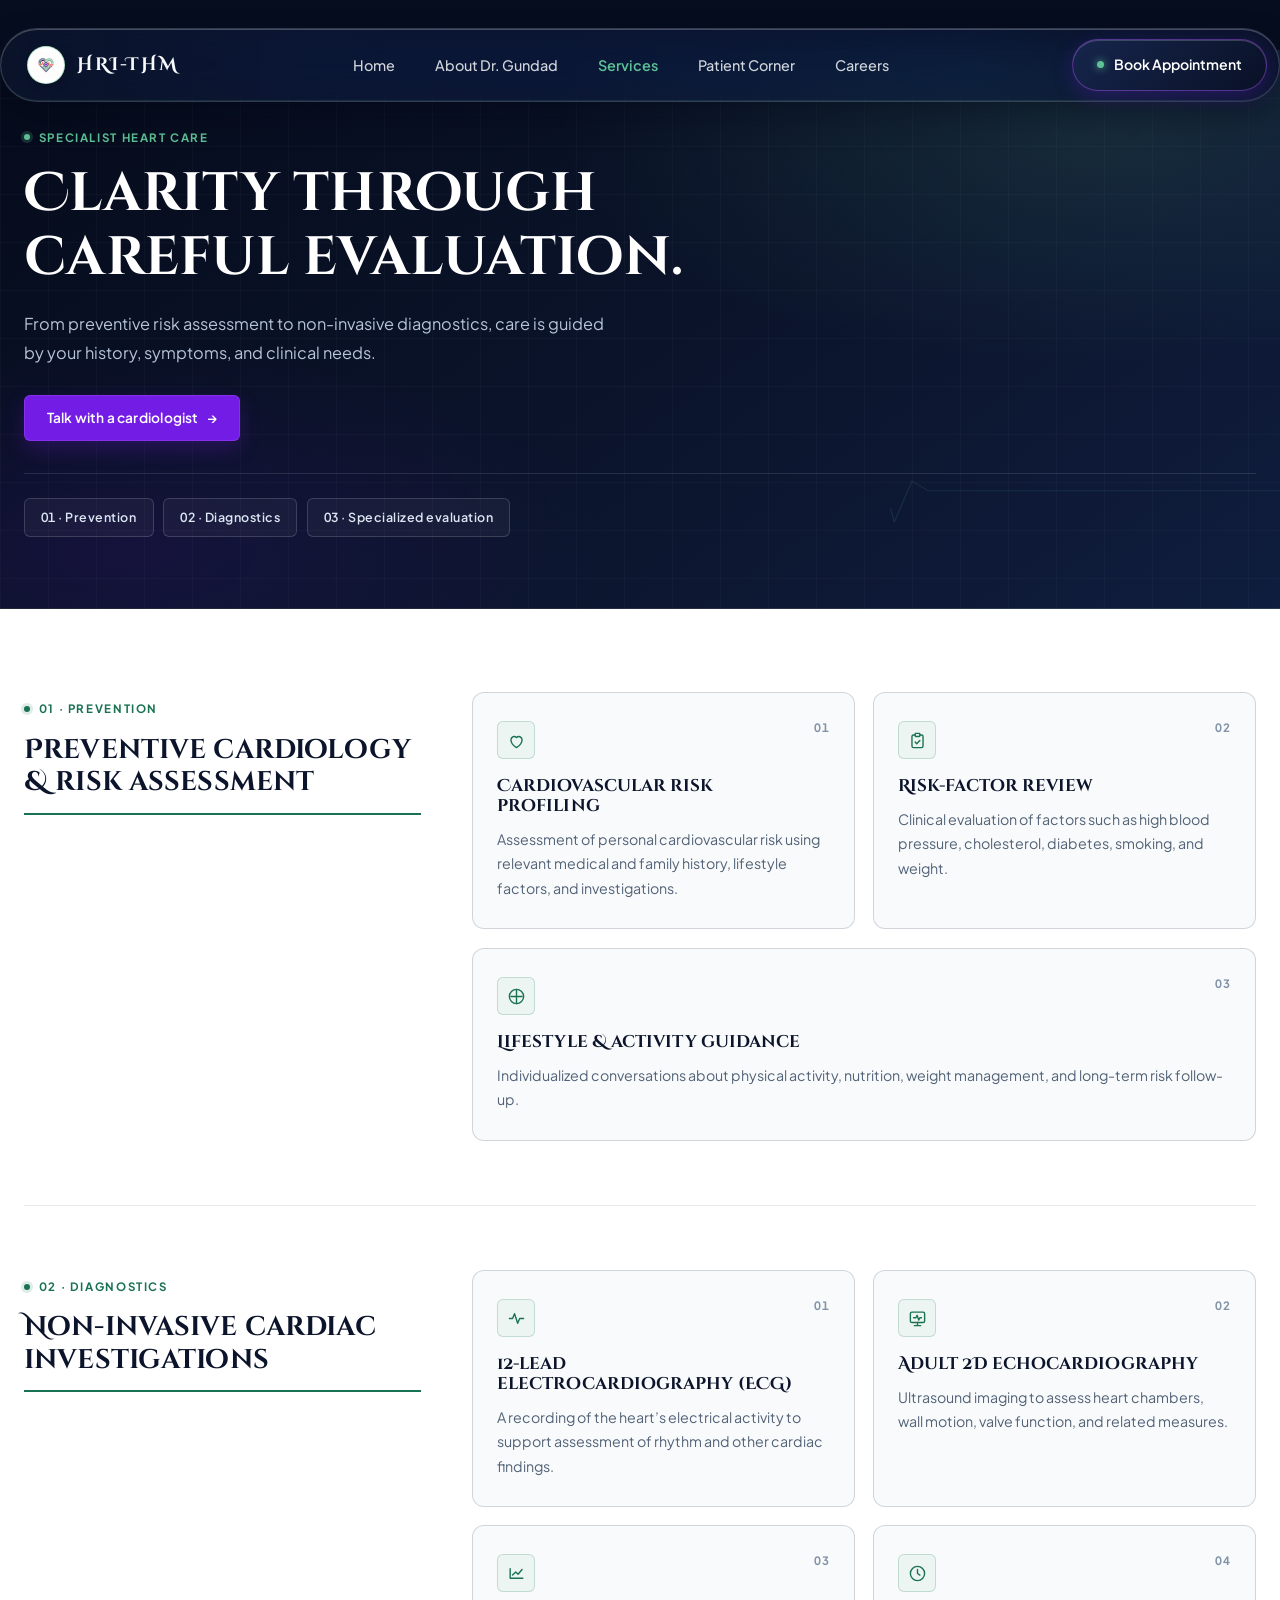
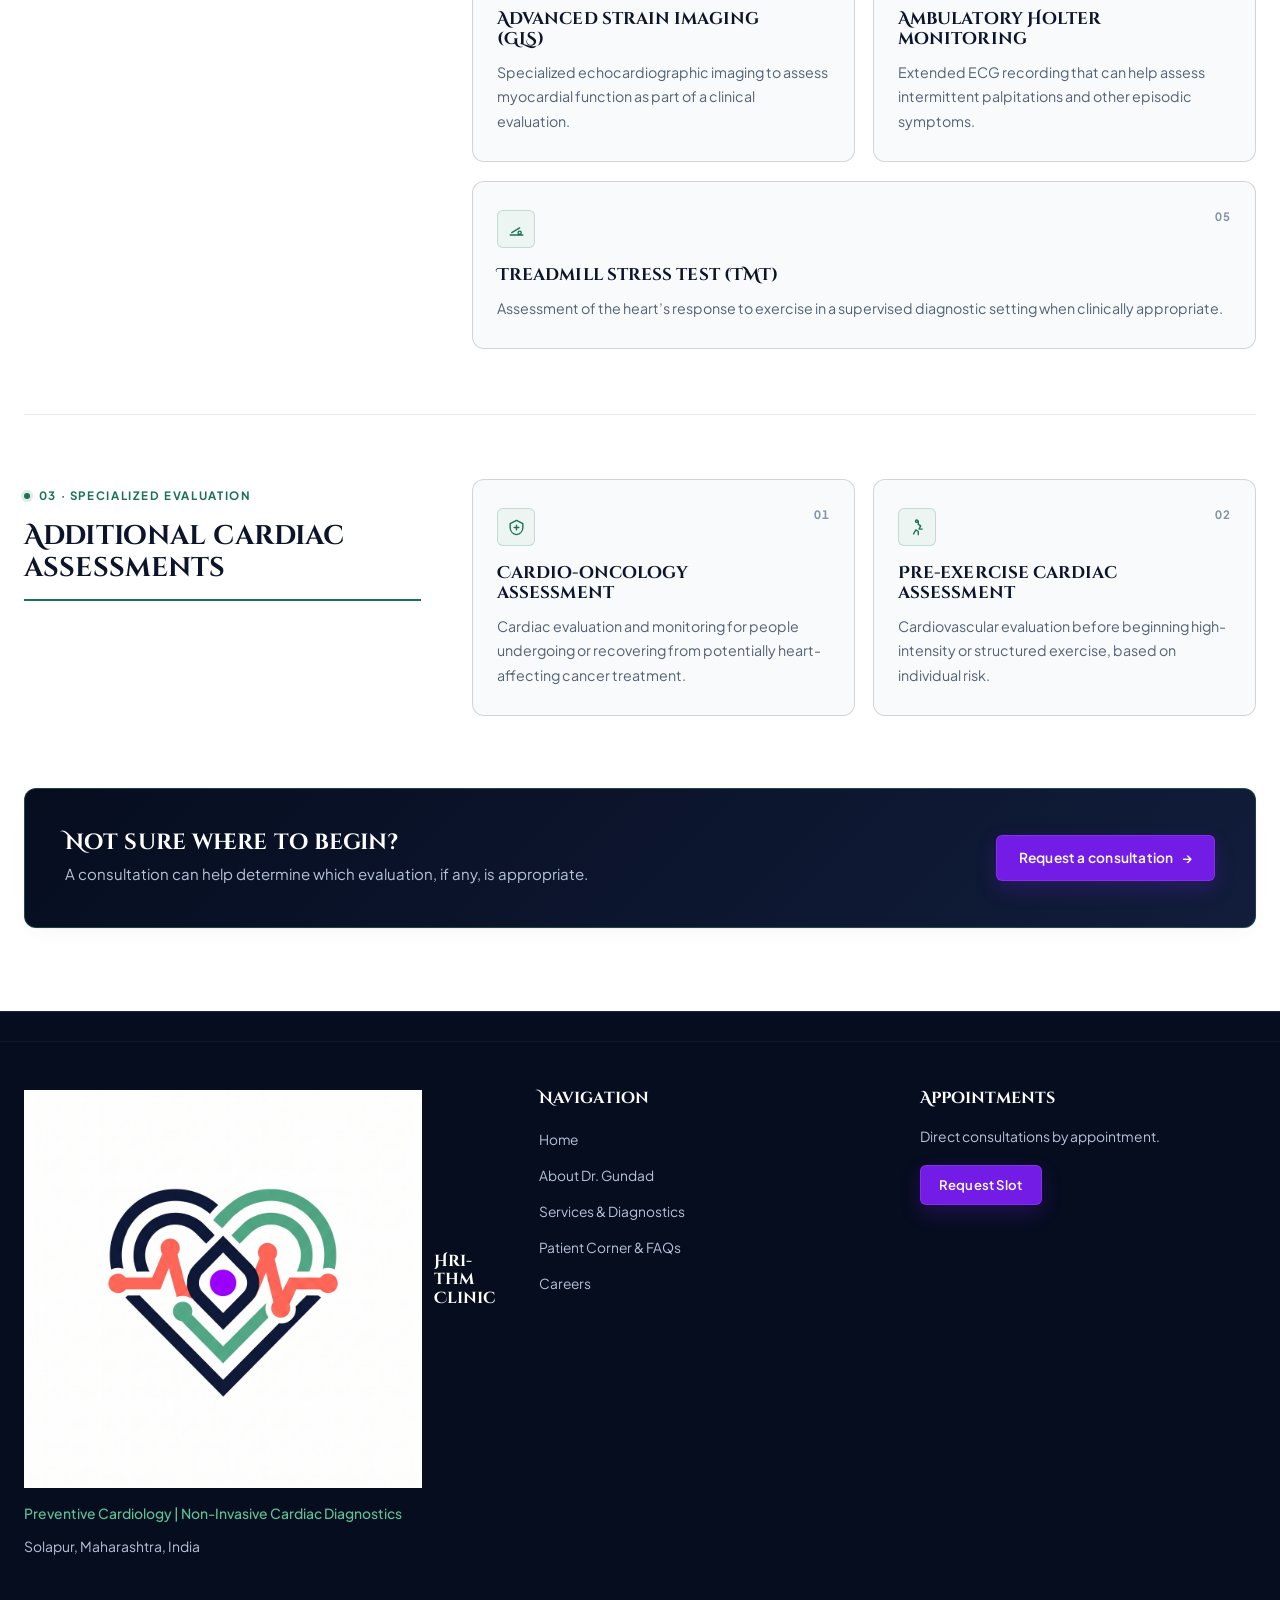
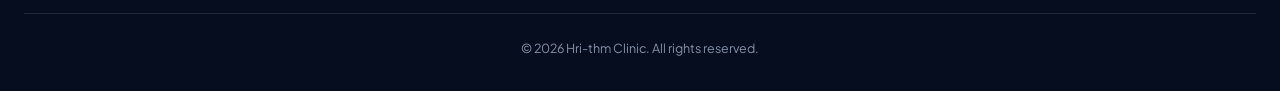
<file: services.html>
<!DOCTYPE html>
<html lang="en">
<head>
  <meta charset="UTF-8" />
  <meta name="viewport" content="width=device-width, initial-scale=1.0" />
  <meta name="theme-color" content="#0B132B" />
  <meta name="description" content="Explore preventive cardiology, risk assessment, and non-invasive cardiac diagnostic services at Hri-thm Clinic, Solapur." />
  <title>Cardiology Services &amp; Diagnostics | Hri-thm Clinic</title>
  <link rel="icon" href="images/favicon.svg" type="image/svg+xml" />
  <link rel="preconnect" href="https://fonts.googleapis.com" />
  <link rel="preconnect" href="https://fonts.gstatic.com" crossorigin />
  <link href="https://fonts.googleapis.com/css2?family=Cinzel+Decorative:wght@400;700&family=Plus+Jakarta+Sans:wght@400;500;600;700&display=swap" rel="stylesheet" />
  <link rel="stylesheet" href="css/styles.css" />
</head>
<body class="services-page">
  <a class="skip-link" href="#main-content">Skip to content</a>
  <div id="site-header"></div>

    <!-- Place this where you want the translation trigger to appear (e.g., in your navbar or footer) -->
    <button id="translate-btn" class="btn btn-ghost-light btn-sm" type="button">
      <span>🌐 Translate / ಭಾಷಾಂತರಿಸಿ</span>
    </button>

    <!-- Hidden container where Google Translate will render its dropdown -->
    <div id="google_translate_element" style="display: none;"></div>
    
  <main id="main-content">
    <section class="page-hero">
      <div class="hero-ecg-bg" aria-hidden="true">
        <svg viewBox="0 0 1440 220" fill="none" preserveAspectRatio="none">
          <path d="M0 130H340L370 130L392 88L416 168L442 42L468 182L490 112L510 130H880L910 130L932 95L955 162L980 54L1006 176L1026 116L1044 130H1440" />
        </svg>
      </div>
      <div class="container">
        <span class="hero-tag">Specialist heart care</span>
        <h1>Clarity through careful evaluation.</h1>
        <p>From preventive risk assessment to non-invasive diagnostics, care is guided by your history, symptoms, and clinical needs.</p>
        <div class="hero-actions">
          <a href="book-appointment.html" class="btn btn-violet">Talk with a cardiologist <span aria-hidden="true">→</span></a>
        </div>
        <nav class="department-pills" aria-label="Service categories">
          <a href="#prevention" class="dept-pill">01 · Prevention</a>
          <a href="#diagnostics" class="dept-pill">02 · Diagnostics</a>
          <a href="#specialized" class="dept-pill">03 · Specialized evaluation</a>
        </nav>
      </div>
    </section>

    <section class="content-section content-section-light">
      <div class="container">
        <div class="category-section department-row" id="prevention">
          <div class="department-aside">
            <span class="eyebrow">01 · Prevention</span>
            <h2 class="section-title">Preventive cardiology &amp; risk assessment</h2>
          </div>
          <div class="services-grid">
            <article class="service-card">
              <div class="service-card-icon" aria-hidden="true">
                <svg viewBox="0 0 24 24" fill="none"><path d="M12 21s-7-4.35-7-10a4 4 0 0 1 7-2.65A4 4 0 0 1 19 11c0 5.65-7 10-7 10Z"/></svg>
              </div>
              <h3>Cardiovascular risk profiling</h3>
              <p>Assessment of personal cardiovascular risk using relevant medical and family history, lifestyle factors, and investigations.</p>
            </article>
            <article class="service-card">
              <div class="service-card-icon" aria-hidden="true">
                <svg viewBox="0 0 24 24" fill="none"><path d="M9 5H7a2 2 0 0 0-2 2v12a2 2 0 0 0 2 2h10a2 2 0 0 0 2-2V7a2 2 0 0 0-2-2h-2"/><rect x="9" y="3" width="6" height="4" rx="1"/><path d="m9 14 2 2 4-4"/></svg>
              </div>
              <h3>Risk-factor review</h3>
              <p>Clinical evaluation of factors such as high blood pressure, cholesterol, diabetes, smoking, and weight.</p>
            </article>
            <article class="service-card">
              <div class="service-card-icon" aria-hidden="true">
                <svg viewBox="0 0 24 24" fill="none"><path d="M12 3v18M5 12h14"/><circle cx="12" cy="12" r="9"/></svg>
              </div>
              <h3>Lifestyle &amp; activity guidance</h3>
              <p>Individualized conversations about physical activity, nutrition, weight management, and long-term risk follow-up.</p>
            </article>
          </div>
        </div>

        <div class="category-section department-row" id="diagnostics">
          <div class="department-aside">
            <span class="eyebrow">02 · Diagnostics</span>
            <h2 class="section-title">Non-invasive cardiac investigations</h2>
          </div>
          <div class="services-grid">
            <article class="service-card">
              <div class="service-card-icon" aria-hidden="true">
                <svg viewBox="0 0 24 24" fill="none"><path d="M3 12h4l2.5-6 4 12 2.5-6H21"/></svg>
              </div>
              <h3>12-lead electrocardiography (ECG)</h3>
              <p>A recording of the heart’s electrical activity to support assessment of rhythm and other cardiac findings.</p>
            </article>
            <article class="service-card">
              <div class="service-card-icon" aria-hidden="true">
                <svg viewBox="0 0 24 24" fill="none"><rect x="3" y="4" width="18" height="13" rx="2"/><path d="M8 21h8M12 17v4M7 11h3l1.5-3 2 6 1.5-3H17"/></svg>
              </div>
              <h3>Adult 2D echocardiography</h3>
              <p>Ultrasound imaging to assess heart chambers, wall motion, valve function, and related measures.</p>
            </article>
            <article class="service-card">
              <div class="service-card-icon" aria-hidden="true">
                <svg viewBox="0 0 24 24" fill="none"><path d="M4 18V6M4 18h16"/><path d="m7 14 4-4 3 3 5-6"/></svg>
              </div>
              <h3>Advanced strain imaging (GLS)</h3>
              <p>Specialized echocardiographic imaging to assess myocardial function as part of a clinical evaluation.</p>
            </article>
            <article class="service-card">
              <div class="service-card-icon" aria-hidden="true">
                <svg viewBox="0 0 24 24" fill="none"><circle cx="12" cy="12" r="9"/><path d="M12 7v5l3 2"/></svg>
              </div>
              <h3>Ambulatory Holter monitoring</h3>
              <p>Extended ECG recording that can help assess intermittent palpitations and other episodic symptoms.</p>
            </article>
            <article class="service-card">
              <div class="service-card-icon" aria-hidden="true">
                <svg viewBox="0 0 24 24" fill="none"><path d="M4 19h16M6 16l10-6M18 16a2 2 0 1 1-4 0 2 2 0 0 1 4 0Z"/></svg>
              </div>
              <h3>Treadmill stress test (TMT)</h3>
              <p>Assessment of the heart’s response to exercise in a supervised diagnostic setting when clinically appropriate.</p>
            </article>
          </div>
        </div>

        <div class="category-section department-row" id="specialized">
          <div class="department-aside">
            <span class="eyebrow">03 · Specialized evaluation</span>
            <h2 class="section-title">Additional cardiac assessments</h2>
          </div>
          <div class="services-grid">
            <article class="service-card">
              <div class="service-card-icon" aria-hidden="true">
                <svg viewBox="0 0 24 24" fill="none"><path d="M12 3 4 7v5c0 5 3.5 8.5 8 9 4.5-.5 8-4 8-9V7l-8-4Z"/><path d="M12 9v6M9 12h6"/></svg>
              </div>
              <h3>Cardio-oncology assessment</h3>
              <p>Cardiac evaluation and monitoring for people undergoing or recovering from potentially heart-affecting cancer treatment.</p>
            </article>
            <article class="service-card">
              <div class="service-card-icon" aria-hidden="true">
                <svg viewBox="0 0 24 24" fill="none"><path d="M13 4v4l3 2-2 4h4"/><circle cx="11" cy="4" r="1.5"/><path d="m7 20 3-5 3 2v4"/></svg>
              </div>
              <h3>Pre-exercise cardiac assessment</h3>
              <p>Cardiovascular evaluation before beginning high-intensity or structured exercise, based on individual risk.</p>
            </article>
          </div>
        </div>

        <aside class="inline-cta">
          <div>
            <h2>Not sure where to begin?</h2>
            <p>A consultation can help determine which evaluation, if any, is appropriate.</p>
          </div>
          <a href="book-appointment.html" class="btn btn-violet">Request a consultation <span aria-hidden="true">→</span></a>
        </aside>
      </div>
    </section>
  </main>
  <div id="site-footer"></div>
  <script src="assets/main.js"></script>
  <script type="text/javascript">
    
  </script>
  <script type="text/javascript" src="//translate.google.com/translate_a/element.js?cb=googleTranslateElementInit"></script>

</body>
</html>
</file>
<file: css/styles.css>
/* ==========================================================================
   Hri-thm Clinic — Minimalistic Clinical Brand Design System
   Typography: Cinzel Decorative (Headings & Important Notes) + Plus Jakarta Sans
   Grid & Scale: 4px/8px Clinical Spacing Scale · Modular Type Scale
   ========================================================================== */

:root {
  color-scheme: light;

  /* Core Brand Palette — Derived from Hri-thm Clinic Identity */
  --navy-deep: #060D1F;
  --navy: #0B142B;
  --navy-raised: #111D3B;
  --navy-soft: #17274E;

  /* Clinical Light Surfaces */
  --clinical-white: #FFFFFF;
  --alabaster: #F8FAFB;
  --porcelain: #F1F5F7;
  --sage-wash: #ECF5F1;
  --sage-tint: #F3F9F6;

  /* Medical Emerald & Royal Violet Accents */
  --emerald-deep: #13583E;
  --emerald: #197252;
  --emerald-mid: #238B65;
  --emerald-bright: #5EC296;
  --emerald-soft: rgba(25, 114, 82, 0.08);
  --emerald-soft-dark: rgba(94, 194, 150, 0.14);

  --violet: #731CE6;
  --violet-hover: #5E14C2;
  --violet-bright: #A855F7;
  --violet-soft: rgba(115, 28, 230, 0.06);

  /* Ink & Architectural Hairlines */
  --text-light: #F8FAFC;
  --muted-light: #B6C3D8;
  --text-dark: #0B142B;
  --body-dark: #334155;
  --muted-dark: #526277;

  --line-dark: rgba(226, 232, 240, 0.12);
  --line-dark-strong: rgba(94, 194, 150, 0.28);
  --line-light: rgba(11, 20, 43, 0.09);
  --line-light-strong: rgba(11, 20, 43, 0.16);

  /* Legacy Variable Compatibility */
  --green: var(--emerald-mid);
  --green-bright: var(--emerald-bright);
  --text: var(--text-dark);
  --muted: var(--muted-dark);
  --text-muted: var(--muted-light);
  --bg-dark: var(--navy);
  --card-bg: var(--navy-raised);
  --brand-green: var(--emerald);

  /* Typography */
  --font-heading: 'Cinzel Decorative', Georgia, serif;
  --font-body: 'Plus Jakarta Sans', -apple-system, BlinkMacSystemFont, 'Segoe UI', sans-serif;

  /* Spacing & Layout Scales */
  --container: 1240px;

  --radius-xs: 6px;
  --radius-sm: 8px;
  --radius-md: 12px;
  --radius-lg: 16px;

  /* Restrained Architectural Elevation */
  --shadow-subtle: 0 1px 2px rgba(11, 20, 43, 0.04), 0 8px 24px -12px rgba(11, 20, 43, 0.08);
  --shadow-hover: 0 2px 4px rgba(11, 20, 43, 0.04), 0 18px 36px -14px rgba(11, 20, 43, 0.14);
  --shadow-dark: 0 24px 60px -12px rgba(3, 7, 18, 0.5);
}

/* Base Reset */
*,
*::before,
*::after {
  box-sizing: border-box;
}

html {
  scroll-behavior: smooth;
  scroll-padding-top: 112px;
}

body {
  min-width: 320px;
  margin: 0;
  overflow-x: hidden;
  background: var(--navy-deep); /* Changed from --clinical-white to dark navy */
  color: var(--text-dark);
  font-family: var(--font-body);
  font-size: 16px;
  line-height: 1.7;
  -webkit-font-smoothing: antialiased;
  -moz-osx-font-smoothing: grayscale;
}

body,
button,
input,
select,
textarea {
  font-family: var(--font-body);
}

img {
  display: block;
  max-width: 100%;
}

a {
  color: var(--emerald);
  transition: color 180ms ease, opacity 180ms ease, border-color 180ms ease;
}

a:focus-visible,
button:focus-visible,
input:focus-visible,
select:focus-visible,
textarea:focus-visible,
summary:focus-visible {
  outline: 2px solid var(--violet);
  outline-offset: 3px;
}

/* Headings & Important Notes — Cinzel Decorative */
h1,
h2,
h3,
h4,
.brand-font,
.brand-logo span,
.intro-kicker,
.section-title,
.faq-item summary,
.important-note {
  font-family: var(--font-heading);
}

h1,
h2,
h3,
h4 {
  margin-top: 0;
  font-weight: 700;
  line-height: 1.2;
  letter-spacing: 0.005em;
}

h1 {
  font-size: clamp(2.2rem, 4.2vw, 3.85rem);
}

h2 {
  font-size: clamp(1.55rem, 2.6vw, 2.3rem);
}

h3 {
  font-size: 1.1rem;
}

p {
  margin-top: 0;
}

/* Important Notes Styling */
.important-note {
  font-family: var(--font-heading);
  font-weight: 400;
  letter-spacing: 0.015em;
  line-height: 1.78;
}

.important-note strong {
  font-weight: 700;
}

/* Layout Container */
.container {
  width: min(var(--container), calc(100% - 3rem));
  margin-inline: auto;
}

/* Skip Link */
.skip-link {
  position: absolute;
  z-index: 2000;
  top: -4rem;
  left: 1rem;
  padding: 0.65rem 1.1rem;
  border-radius: 0 0 var(--radius-xs) var(--radius-xs);
  background: var(--emerald-bright);
  color: var(--navy-deep);
  font-weight: 700;
  text-decoration: none;
}

.skip-link:focus {
  top: 0;
}

/* ==========================================================================
   Site Header — Floating Full-Pill Navbar with Selective Frosted Glass
   ========================================================================== */
#site-header {
  position: sticky !important;
  top: 0 !important;
  padding-top: 12px !important;
  z-index: 1000;
}
/*Push the floating navbar down when Google Translate bar is active*/
body.translate-active #site-header {
  top: 56px !important; /* 40px translate banner height + 16px gap */
}

.floating-nav-wrap {
  position: relative;
  max-width: 1340px;
  margin: 0 auto;
  pointer-events: auto;
}

/* Full-rounded Stadium Pill Container */
.floating-nav-pill {
  display: grid;
  grid-template-columns: auto 1fr auto;
  align-items: center;
  gap: 1.5rem;
  padding: 10px 12px 10px 26px;
  border-radius: 9999px;

  /* Selective Glass Gradient (solid edges, frosted translucent center) */
  background: linear-gradient(
    90deg,
    rgba(11, 20, 43, 0.92) 0%,
    rgba(17, 29, 59, 0.56) 24%,
    rgba(17, 29, 59, 0.52) 76%,
    rgba(11, 20, 43, 0.92) 100%
  );
  backdrop-filter: blur(22px) saturate(180%);
  -webkit-backdrop-filter: blur(22px) saturate(180%);

  /* Crisp Specular Glass Border & Depth Shadow */
  border: 1px solid rgba(255, 255, 255, 0.16);
  box-shadow:
    0 14px 38px -8px rgba(3, 7, 18, 0.48),
    inset 0 1px 0 0 rgba(255, 255, 255, 0.24),
    inset 0 -1px 0 0 rgba(94, 194, 150, 0.14);

  transition:
    background 0.3s ease,
    border-color 0.3s ease,
    box-shadow 0.3s ease,
    padding 0.3s ease;
}

/* Deeper contrast when scrolling over white/alabaster page sections */
.floating-nav-wrap.is-scrolled .floating-nav-pill {
  padding: 8px 10px 8px 24px;
  background: linear-gradient(
    90deg,
    rgba(6, 13, 31, 0.95) 0%,
    rgba(11, 20, 43, 0.82) 25%,
    rgba(11, 20, 43, 0.82) 75%,
    rgba(6, 13, 31, 0.95) 100%
  );
  border-color: rgba(94, 194, 150, 0.32);
  box-shadow:
    0 18px 44px -8px rgba(3, 7, 18, 0.62),
    inset 0 1px 0 0 rgba(255, 255, 255, 0.22);
}

/* Left: Brand Emblem + Wordmark */
.nav-brand {
  display: inline-flex;
  align-items: center;
  gap: 12px;
  text-decoration: none;
  color: var(--clinical-white);
}

.nav-logo-badge {
  display: grid;
  place-items: center;
  width: 38px;
  height: 38px;
  padding: 5px;
  border-radius: 50%;
  background: var(--clinical-white);
  border: 1px solid rgba(94, 194, 150, 0.45);
  box-shadow: 0 2px 10px rgba(0, 0, 0, 0.22);
  transition: transform 0.25s ease;
}

.nav-brand:hover .nav-logo-badge {
  transform: scale(1.05);
}

.nav-logo {
  width: 100%;
  height: 100%;
  object-fit: contain;
}

.nav-wordmark {
  font-family: var(--font-heading);
  font-size: 1.15rem;
  font-weight: 700;
  letter-spacing: 0.1em;
  color: var(--text-light);
}

/* Center: Navigation Links */
.nav-links {
  display: flex;
  align-items: center;
  justify-content: center;
  gap: clamp(1.25rem, 2.5vw, 2.35rem);
  margin: 0;
  padding: 0;
  list-style: none;
}

.nav-link {
  position: relative;
  padding: 6px 4px;
  color: rgba(248, 250, 252, 0.84);
  font-family: var(--font-body);
  font-size: 0.9rem;
  font-weight: 500;
  text-decoration: none;
  transition: color 0.2s ease;
}

.nav-link:hover,
.nav-link.active {
  color: var(--emerald-bright);
  font-weight: 600;
}

/* Right: Full-Pill CTA Button with Glowing Dot */
.nav-actions {
  display: inline-flex;
  align-items: center;
  gap: 8px;
}

.nav-pill-cta {
  display: inline-flex;
  align-items: center;
  gap: 10px;
  padding: 13px 24px;
  border-radius: 9999px;
  background: linear-gradient(135deg, #16254c 0%, #091126 100%);
  border: 1px solid rgba(168, 85, 247, 0.45);
  color: var(--clinical-white);
  font-family: var(--font-body);
  font-size: 0.88rem;
  font-weight: 600;
  text-decoration: none;
  box-shadow:
    0 6px 20px rgba(115, 28, 230, 0.25),
    inset 0 1px 0 rgba(255, 255, 255, 0.18);
  transition: all 0.25s ease;
}

.nav-pill-cta .cta-dot {
  width: 7px;
  height: 7px;
  border-radius: 50%;
  background: var(--emerald-bright);
  box-shadow: 0 0 8px var(--emerald-bright);
}

.nav-pill-cta:hover {
  background: linear-gradient(135deg, var(--violet) 0%, var(--violet-hover) 100%);
  border-color: rgba(216, 180, 254, 0.55);
  color: var(--clinical-white);
  transform: translateY(-1px);
  box-shadow: 0 10px 26px rgba(115, 28, 230, 0.42);
}

.nav-toggle {
  display: none;
}

/* Pull both home and inner heroes smoothly underneath the floating pill */
.home-hero,
.page-hero {
  padding-top: calc(clamp(3.5rem, 6.5vw, 5.75rem) + 76px);
  margin-top: -76px;
}

@media (max-width: 920px) {
  .floating-nav-pill {
    grid-template-columns: auto auto;
    justify-content: space-between;
    padding: 8px 10px 8px 18px;
  }

  .nav-links {
    position: absolute;
    top: calc(100% + 10px);
    left: 0;
    right: 0;
    display: none;
    flex-direction: column;
    align-items: stretch;
    gap: 0.25rem;
    padding: 1rem;
    border-radius: 24px;
    background: rgba(6, 13, 31, 0.95);
    backdrop-filter: blur(22px);
    -webkit-backdrop-filter: blur(22px);
    border: 1px solid rgba(94, 194, 150, 0.3);
    box-shadow: 0 24px 48px rgba(3, 7, 18, 0.65);
  }

  .floating-nav-wrap.mobile-nav-open .nav-links {
    display: flex;
  }

  .nav-link {
    padding: 0.75rem 1rem;
    border-radius: 12px;
  }

  .nav-pill-cta {
    padding: 10px 16px;
    font-size: 0.82rem;
  }

  .nav-toggle {
    display: inline-flex;
    flex-direction: column;
    justify-content: center;
    gap: 5px;
    width: 40px;
    height: 40px;
    border-radius: 50%;
    background: rgba(255, 255, 255, 0.08);
    border: 1px solid rgba(255, 255, 255, 0.16);
    cursor: pointer;
    padding: 0 10px;
  }

  .nav-toggle span {
    display: block;
    width: 100%;
    height: 1.5px;
    background: var(--clinical-white);
    transition: transform 0.2s ease;
  }

  .floating-nav-wrap.mobile-nav-open .nav-toggle span:nth-child(1) {
    transform: translateY(3.25px) rotate(45deg);
  }

  .floating-nav-wrap.mobile-nav-open .nav-toggle span:nth-child(2) {
    transform: translateY(-3.25px) rotate(-45deg);
  }
}

/* ==========================================================================
   Buttons & Interactive Links
   ========================================================================== */
.btn {
  display: inline-flex;
  min-height: 46px;
  align-items: center;
  justify-content: center;
  gap: 0.55rem;
  padding: 0.72rem 1.35rem;
  border: 1px solid transparent;
  border-radius: var(--radius-xs);
  font-size: 0.86rem;
  font-weight: 600;
  line-height: 1.2;
  letter-spacing: 0.015em;
  text-align: center;
  text-decoration: none;
  cursor: pointer;
  transition: background 180ms ease, border-color 180ms ease, transform 180ms ease, box-shadow 180ms ease, color 180ms ease;
}

.btn:hover {
  transform: translateY(-1px);
}

.btn-nav {
  min-height: 40px;
  padding: 0.55rem 1.1rem;
  font-size: 0.82rem;
}

.btn-sm {
  min-height: 40px;
  padding: 0.55rem 1.15rem;
  font-size: 0.82rem;
}

.btn-violet {
  border-color: rgba(168, 85, 247, 0.35);
  background: var(--violet);
  color: var(--clinical-white);
  box-shadow: 0 8px 20px rgba(115, 28, 230, 0.24);
}

.btn-violet:hover {
  border-color: rgba(216, 180, 254, 0.5);
  background: var(--violet-hover);
  color: var(--clinical-white);
  box-shadow: 0 12px 26px rgba(115, 28, 230, 0.34);
}

.btn-ghost-light {
  border-color: rgba(248, 250, 252, 0.22);
  background: rgba(255, 255, 255, 0.03);
  color: var(--text-light);
}

.btn-ghost-light:hover {
  border-color: var(--emerald-bright);
  background: rgba(94, 194, 150, 0.1);
  color: var(--clinical-white);
}

.btn-outline-green {
  border-color: var(--emerald-bright);
  background: transparent;
  color: var(--emerald-bright);
}

.btn-outline-green:hover {
  background: var(--emerald-soft-dark);
}

.btn-light {
  display: inline-flex;
  min-height: 46px;
  flex: 0 0 auto;
  align-items: center;
  justify-content: center;
  gap: 0.55rem;
  padding: 0.75rem 1.4rem;
  border: 1px solid var(--emerald-bright);
  border-radius: var(--radius-xs);
  background: var(--emerald-bright);
  color: var(--navy-deep);
  font-size: 0.86rem;
  font-weight: 700;
  text-decoration: none;
  box-shadow: 0 8px 22px rgba(94, 194, 150, 0.22);
  transition: background 180ms ease, transform 180ms ease, box-shadow 180ms ease;
}

.btn-light:hover {
  transform: translateY(-1px);
  background: #73D0A7;
  color: var(--navy-deep);
  box-shadow: 0 12px 28px rgba(94, 194, 150, 0.3);
}

.text-link,
.intro-link {
  display: inline-flex;
  align-items: center;
  gap: 0.45rem;
  color: var(--emerald);
  font-size: 0.86rem;
  font-weight: 700;
  text-decoration: none;
}

.text-link:hover,
.intro-link:hover {
  color: var(--violet);
}

/* ==========================================================================
   Eyebrows & Section Headings
   ========================================================================== */
.hero-tag,
.eyebrow,
.home-eyebrow {
  display: inline-flex;
  align-items: center;
  gap: 0.55rem;
  margin-bottom: 1rem;
  font-size: 0.72rem;
  font-weight: 700;
  letter-spacing: 0.14em;
  line-height: 1.5;
  text-transform: uppercase;
}

.hero-tag,
.home-hero .home-eyebrow,
.home-cta .home-eyebrow {
  color: var(--emerald-bright);
}

.eyebrow,
.content-section-light .home-eyebrow,
.home-services .home-eyebrow,
.home-finder .home-eyebrow {
  color: var(--emerald);
}

.hero-tag::before,
.eyebrow::before,
.eyebrow-dot {
  width: 6px;
  height: 6px;
  flex: 0 0 auto;
  border-radius: 50%;
  background: var(--emerald-bright);
  box-shadow: 0 0 0 3px rgba(94, 194, 150, 0.2);
  content: "";
}

.content-section-light .eyebrow::before,
.home-services .eyebrow-dot,
.home-finder .eyebrow-dot {
  background: var(--emerald);
  box-shadow: 0 0 0 3px rgba(25, 114, 82, 0.14);
}

/* ==========================================================================
   Hero Banners (Home + Inner Pages)
   ========================================================================== */
.home-hero,
.page-hero {
  position: relative;
  overflow: hidden;
  padding-block: clamp(3.5rem, 6.5vw, 5.75rem);
  background-color: var(--navy-deep);
  background-image:
    radial-gradient(ellipse at 86% 14%, rgba(94, 194, 150, 0.13), transparent 34rem),
    radial-gradient(ellipse at 10% 90%, rgba(115, 28, 230, 0.11), transparent 30rem),
    linear-gradient(rgba(255, 255, 255, 0.025) 1px, transparent 1px),
    linear-gradient(90deg, rgba(255, 255, 255, 0.025) 1px, transparent 1px),
    linear-gradient(145deg, #050B1B 0%, var(--navy) 55%, #0F1D3E 100%);
  background-size: auto, auto, 48px 48px, 48px 48px, auto;
  color: var(--text-light);
}

.page-hero {
  padding-block: clamp(3rem, 5.5vw, 4.5rem);
  border-bottom: 1px solid var(--line-dark);
}

.hero-ecg-bg {
  position: absolute;
  inset: auto 0 10% 0;
  height: 150px;
  pointer-events: none;
  opacity: 0.12;
}

.hero-ecg-bg svg {
  width: 100%;
  height: 100%;
}

.hero-ecg-bg path {
  stroke: var(--emerald-bright);
  stroke-width: 1.5;
  stroke-linecap: round;
  stroke-linejoin: round;
}

.home-hero .container,
.page-hero .container {
  position: relative;
  z-index: 1;
}

.home-hero h1,
.page-hero h1 {
  max-width: 720px;
  margin-bottom: 1.2rem;
  color: var(--clinical-white);
}

.home-hero h1 {
  font-size: clamp(2.35rem, 4.5vw, 3.9rem);
  line-height: 1.15;
}

.home-hero h1 span {
  color: var(--emerald-bright);
}

.home-hero-copy > p,
.page-hero p:not(.important-note) {
  max-width: 580px;
  margin-bottom: 1.75rem;
  color: var(--muted-light);
  font-size: 1.02rem;
  line-height: 1.75;
}

.page-hero .hero-lead {
  margin-bottom: 0.85rem;
  color: var(--emerald-bright);
  font-size: 0.96rem;
  font-weight: 700;
}

.home-hero-grid,
.hero-grid {
  display: grid;
  grid-template-columns: minmax(0, 1.15fr) minmax(300px, 0.85fr);
  align-items: center;
  gap: clamp(2.5rem, 5.5vw, 5rem);
}

.home-hero-actions,
.hero-actions {
  display: flex;
  flex-wrap: wrap;
  align-items: center;
  gap: 0.85rem 1rem;
}

/* Important Note in Hero */
.home-hero-note {
  display: flex;
  max-width: 580px;
  align-items: center;
  gap: 0.85rem;
  margin-top: 2rem;
  padding: 0.85rem 1.15rem;
  border: 1px solid rgba(94, 194, 150, 0.26);
  border-left: 3px solid var(--emerald-bright);
  border-radius: var(--radius-xs);
  background: rgba(17, 29, 59, 0.74);
  color: #E2EDF5;
  font-size: 0.84rem;
}

.note-mark {
  display: grid;
  width: 26px;
  height: 26px;
  flex: 0 0 auto;
  place-items: center;
  border: 1px solid rgba(94, 194, 150, 0.35);
  border-radius: 6px;
  background: var(--emerald-soft-dark);
  color: var(--emerald-bright);
  font-family: var(--font-body);
  font-size: 1rem;
  font-weight: 700;
}

/* Home Hero Visual — Minimalistic Clinical Portrait Dossier */
.home-hero-visual {
  position: relative;
  width: min(100%, 440px);
  margin-inline: auto;
}

.portrait-frame {
  position: relative;
  height: clamp(400px, 42vw, 510px);
  overflow: hidden;
  border: 1px solid rgba(94, 194, 150, 0.3);
  border-radius: var(--radius-md);
  background: var(--navy-raised);
  box-shadow: var(--shadow-dark);
}

.portrait-frame::before {
  position: absolute;
  z-index: 2;
  top: 1.25rem;
  right: 1rem;
  width: 10px;
  height: 54px;
  background-image: repeating-linear-gradient(
    to bottom,
    rgba(94, 194, 150, 0.55) 0 1px,
    transparent 1px 9px
  );
  pointer-events: none;
  content: "";
}

.portrait-frame::after {
  position: absolute;
  inset: 46% 0 0;
  background: linear-gradient(180deg, transparent 0%, rgba(5, 11, 27, 0.96) 100%);
  content: "";
}

.portrait-frame img {
  width: 100%;
  height: 100%;
  object-fit: cover;
  object-position: center 20%;
}

.portrait-caption {
  position: absolute;
  z-index: 2;
  right: 1.25rem;
  bottom: 1.25rem;
  left: 1.25rem;
  display: flex;
  flex-direction: column;
  gap: 0.25rem;
  padding-top: 0.9rem;
  border-top: 1px solid rgba(255, 255, 255, 0.14);
}

.caption-label {
  color: var(--emerald-bright);
  font-family: var(--font-heading);
  font-size: 0.66rem;
  font-weight: 700;
  letter-spacing: 0.11em;
  text-transform: uppercase;
}

.portrait-caption strong {
  color: var(--clinical-white);
  font-family: var(--font-heading);
  font-size: 1.12rem;
}

.portrait-caption > span:last-child {
  color: #CBD7E8;
  font-size: 0.8rem;
  font-weight: 500;
}

.experience-stamp {
  position: absolute;
  z-index: 3;
  top: 1.25rem;
  left: 1.25rem;
  display: inline-flex;
  align-items: center;
  gap: 0.65rem;
  padding: 0.65rem 0.95rem;
  border: 1px solid rgba(94, 194, 150, 0.36);
  border-radius: var(--radius-xs);
  background: rgba(6, 13, 31, 0.88);
  backdrop-filter: blur(12px);
}

.stamp-number {
  color: var(--emerald-bright);
  font-family: var(--font-heading);
  font-size: 1.65rem;
  font-weight: 700;
  line-height: 1;
  font-variant-numeric: tabular-nums;
}

.stamp-number span {
  color: var(--violet-bright);
  font-size: 1rem;
  vertical-align: top;
}

.stamp-copy {
  color: var(--muted-light);
  font-size: 0.64rem;
  font-weight: 700;
  line-height: 1.35;
  letter-spacing: 0.08em;
  text-transform: uppercase;
}

.visual-accent {
  position: absolute;
  z-index: -1;
  inset: 12px -12px -12px 12px;
  border: 1px solid rgba(94, 194, 150, 0.24);
  border-radius: var(--radius-md);
}

.hero-bottom-rule {
  position: absolute;
  right: 0;
  bottom: 0;
  left: 0;
  height: 2px;
  background: rgba(255, 255, 255, 0.07);
}

.hero-bottom-rule span {
  display: block;
  width: 32%;
  height: 100%;
  background: linear-gradient(90deg, var(--violet), var(--emerald-bright));
}

/* About Page Physician Dossier Card */
.hero-card-preview {
  position: relative;
  padding: clamp(1.5rem, 3vw, 2rem);
  border: 1px solid rgba(94, 194, 150, 0.28);
  border-radius: var(--radius-md);
  background: linear-gradient(160deg, rgba(17, 29, 59, 0.94) 0%, rgba(8, 16, 36, 0.98) 100%);
  text-align: left;
  box-shadow: var(--shadow-dark);
}

.dossier-header {
  display: flex;
  align-items: center;
  gap: 1.2rem;
}

.doctor-avatar-ring {
  width: 88px;
  height: 88px;
  flex: 0 0 auto;
  padding: 3px;
  border: 1.5px solid var(--emerald-bright);
  border-radius: var(--radius-sm);
  background: rgba(94, 194, 150, 0.1);
}

.doctor-avatar-ring img {
  width: 100%;
  height: 100%;
  border-radius: 5px;
  object-fit: cover;
  object-position: center 20%;
}

.hero-card-preview h2 {
  margin-bottom: 0.25rem;
  color: var(--clinical-white);
  font-size: 1.2rem;
}

.hero-card-preview p {
  margin-bottom: 0;
  color: var(--muted-light);
  font-size: 0.86rem;
}

.badge-list {
  display: grid;
  grid-template-columns: 1fr;
  gap: 0;
  margin-top: 1.35rem;
  border-top: 1px solid var(--line-dark);
}

.badge {
  display: flex;
  align-items: center;
  padding: 0.72rem 0;
  border-bottom: 1px solid var(--line-dark);
  color: #D9EFE3;
  font-size: 0.82rem;
  font-weight: 600;
  letter-spacing: 0.01em;
}

.badge::before {
  width: 6px;
  height: 6px;
  flex: 0 0 auto;
  margin-right: 0.75rem;
  border-radius: 50%;
  background: var(--emerald-bright);
  content: "";
}

.badge-light {
  display: inline-flex;
  justify-content: center;
  padding: 0.45rem 0.9rem;
  border: 1px solid rgba(25, 114, 82, 0.24);
  border-radius: var(--radius-xs);
  background: var(--sage-wash);
  color: var(--emerald-deep);
  font-size: 0.78rem;
}

.badge-light::before {
  display: none;
}

/* Services Department Quick-Jump Pills */
.department-pills {
  display: flex;
  flex-wrap: wrap;
  gap: 0.6rem;
  margin-top: 2rem;
  padding-top: 1.5rem;
  border-top: 1px solid var(--line-dark);
}

.dept-pill {
  display: inline-flex;
  align-items: center;
  padding: 0.5rem 1rem;
  border: 1px solid rgba(248, 250, 252, 0.16);
  border-radius: var(--radius-xs);
  background: rgba(255, 255, 255, 0.04);
  color: #DCE6F3;
  font-size: 0.78rem;
  font-weight: 600;
  letter-spacing: 0.04em;
  font-variant-numeric: tabular-nums;
  text-decoration: none;
  transition: background 180ms ease, border-color 180ms ease, color 180ms ease;
}

.dept-pill:hover {
  border-color: var(--emerald-bright);
  background: rgba(94, 194, 150, 0.14);
  color: var(--clinical-white);
}

/* ==========================================================================
   Clinical Light Sections (Editorial Approach, Services, Finder)
   ========================================================================== */
.home-intro {
  padding-block: 2.5rem;
  border-bottom: 1px solid var(--line-light);
  background: var(--clinical-white);
}

.intro-grid {
  display: grid;
  grid-template-columns: 0.85fr 1.45fr auto;
  align-items: center;
  gap: 2.25rem;
}

.intro-kicker {
  margin: 0;
  padding-right: 1.75rem;
  border-right: 1px solid var(--line-light);
  color: var(--text-dark);
  font-size: 1.06rem;
  font-weight: 700;
  line-height: 1.5;
}

.intro-copy {
  max-width: 620px;
  margin: 0;
  color: var(--muted-dark);
  font-size: 0.94rem;
}

/* Home Services — Architectural Matrix */
.home-services {
  padding-block: clamp(4rem, 7vw, 6rem);
  background: var(--alabaster);
}

.section-heading {
  display: flex;
  align-items: flex-end;
  justify-content: space-between;
  gap: 2rem;
  margin-bottom: 2.5rem;
}

.section-heading h2 {
  max-width: 660px;
  margin: 0;
  color: var(--text-dark);
}

.home-service-grid {
  display: grid;
  grid-template-columns: repeat(4, minmax(0, 1fr));
  gap: 1px;
  border: 1px solid var(--line-light);
  border-radius: var(--radius-md);
  background: var(--line-light);
  overflow: hidden;
  box-shadow: var(--shadow-subtle);
}

.home-service-card {
  position: relative;
  display: flex;
  flex-direction: column;
  min-height: 290px;
  padding: 2rem 1.65rem 1.75rem;
  background: var(--clinical-white);
  transition: background 200ms ease;
}

.home-service-card::before {
  position: absolute;
  top: 0;
  right: 0;
  left: 0;
  height: 3px;
  background: linear-gradient(90deg, var(--emerald), var(--violet));
  transform: scaleX(0);
  transform-origin: left;
  transition: transform 240ms ease;
  content: "";
}

.home-service-card:hover {
  background: var(--sage-tint);
}

.home-service-card:hover::before {
  transform: scaleX(1);
}

.service-card-top {
  display: flex;
  align-items: center;
  justify-content: space-between;
  margin-bottom: 1.5rem;
}

.service-index {
  color: #8293A8;
  font-size: 0.74rem;
  font-weight: 700;
  letter-spacing: 0.1em;
  font-variant-numeric: tabular-nums;
}

.home-service-icon {
  display: grid;
  width: 44px;
  height: 44px;
  place-items: center;
  border: 1px solid rgba(25, 114, 82, 0.2);
  border-radius: 10px;
  background: var(--sage-wash);
  color: var(--emerald);
}

.home-service-icon svg {
  width: 22px;
  height: 22px;
  stroke: currentColor;
  stroke-linecap: round;
  stroke-linejoin: round;
  stroke-width: 1.75;
}

.home-service-card h3 {
  margin-bottom: 0.65rem;
  color: var(--text-dark);
  font-size: 1.05rem;
}

.home-service-card p {
  margin-bottom: 1.35rem;
  color: var(--muted-dark);
  font-size: 0.88rem;
  line-height: 1.7;
}

.home-service-card a {
  display: inline-flex;
  align-items: center;
  gap: 0.45rem;
  margin-top: auto;
  color: var(--emerald);
  font-size: 0.82rem;
  font-weight: 700;
  text-decoration: none;
}

.home-service-card a:hover {
  color: var(--violet);
}

.mobile-link {
  display: none;
}

/* ==========================================================================
   Interactive Heart-Test Guide (Home Finder)
   ========================================================================== */
.home-finder {
  padding-block: clamp(4rem, 7vw, 6rem);
  border-top: 1px solid var(--line-light);
  background: var(--clinical-white);
}

.finder-panel {
  display: grid;
  grid-template-columns: 0.92fr 1.08fr;
  align-items: start;
  gap: clamp(2rem, 5vw, 4.5rem);
  padding: clamp(1.75rem, 4.5vw, 3.25rem);
  border: 1px solid var(--line-light-strong);
  border-radius: var(--radius-md);
  background: var(--alabaster);
  box-shadow: var(--shadow-subtle);
}

.finder-copy h2 {
  max-width: 460px;
  margin-bottom: 1rem;
  color: var(--text-dark);
}

.finder-copy > p:not(.finder-disclaimer) {
  max-width: 460px;
  color: var(--muted-dark);
  font-size: 0.94rem;
}

.finder-disclaimer {
  margin-top: 1.5rem;
  margin-bottom: 0;
  padding: 1rem 1.15rem;
  border: 1px solid rgba(115, 28, 230, 0.18);
  border-left: 3px solid var(--violet);
  border-radius: var(--radius-xs);
  background: var(--clinical-white);
  color: var(--text-dark);
  font-size: 0.82rem;
}

.finder-control {
  padding: 1.75rem;
  border: 1px solid var(--line-light-strong);
  border-radius: var(--radius-md);
  background: var(--clinical-white);
  box-shadow: var(--shadow-subtle);
}

.finder-control label,
.form-field label {
  display: block;
  margin-bottom: 0.55rem;
  color: var(--text-dark);
  font-size: 0.82rem;
  font-weight: 700;
  letter-spacing: 0.01em;
}

.finder-select,
.form-field input,
.form-field select,
.form-field textarea {
  width: 100%;
  min-height: 46px;
  padding: 0.72rem 0.95rem;
  border: 1px solid var(--line-light-strong);
  border-radius: var(--radius-xs);
  background: var(--clinical-white);
  color: var(--text-dark);
  font: inherit;
  font-size: 0.9rem;
  transition: border-color 180ms ease, box-shadow 180ms ease;
}

.finder-select,
.form-field select {
  padding-right: 2.5rem;
  appearance: none;
  background-image: url("data:image/svg+xml,%3Csvg xmlns='http://www.w3.org/2000/svg' width='16' height='16' fill='none' viewBox='0 0 24 24'%3E%3Cpath stroke='%230B142B' stroke-linecap='round' stroke-linejoin='round' stroke-width='2' d='m6 9 6 6 6-6'/%3E%3C/svg%3E");
  background-repeat: no-repeat;
  background-position: right 0.9rem center;
  cursor: pointer;
}

.form-field textarea {
  min-height: 132px;
  resize: vertical;
}

.finder-select:focus,
.form-field input:focus,
.form-field select:focus,
.form-field textarea:focus {
  border-color: var(--emerald);
  box-shadow: 0 0 0 3px rgba(25, 114, 82, 0.12);
  outline: none;
}

/* Interactive Quick Concern Chips */
.finder-chips {
  display: flex;
  flex-wrap: wrap;
  gap: 0.45rem;
  margin-top: 0.95rem;
}

.finder-chip {
  padding: 0.45rem 0.85rem;
  border: 1px solid var(--line-light-strong);
  border-radius: var(--radius-xs);
  background: var(--alabaster);
  color: var(--body-dark);
  font-size: 0.76rem;
  font-weight: 600;
  text-align: left;
  cursor: pointer;
  transition: all 160ms ease;
}

.finder-chip:hover {
  border-color: var(--emerald);
  background: var(--sage-wash);
  color: var(--emerald-deep);
}

.finder-chip.is-active {
  border-color: var(--emerald);
  background: var(--emerald);
  color: var(--clinical-white);
}

.finder-result {
  display: none;
  margin-top: 1.25rem;
  padding: 1.25rem 1.35rem;
  border: 1px solid rgba(25, 114, 82, 0.25);
  border-left: 3px solid var(--emerald);
  border-radius: var(--radius-xs);
  background: var(--sage-tint);
  text-align: left;
  animation: fadeSlideIn 220ms ease;
}

.finder-result h3 {
  margin-bottom: 0.45rem;
  color: var(--emerald-deep);
  font-size: 0.98rem;
}

.finder-result p {
  margin: 0;
  color: var(--body-dark);
  font-size: 0.86rem;
  line-height: 1.68;
}

@keyframes fadeSlideIn {
  from {
    opacity: 0;
    transform: translateY(5px);
  }
  to {
    opacity: 1;
    transform: translateY(0);
  }
}

/* ==========================================================================
   Bottom Consultation CTA & Emergency Notice
   ========================================================================== */
.home-cta {
  padding-block: clamp(3.25rem, 6vw, 4.5rem);
  background-color: var(--navy);
  background-image:
    radial-gradient(ellipse at 88% 45%, rgba(94, 194, 150, 0.14), transparent 30rem),
    linear-gradient(125deg, var(--navy-deep) 0%, var(--navy) 60%, #101D3D 100%);
  border-top: 1px solid var(--line-dark);
  color: var(--text-light);
}

.home-cta-inner {
  display: flex;
  align-items: center;
  justify-content: space-between;
  gap: 2rem;
}

.home-cta .home-eyebrow {
  margin-bottom: 0.6rem;
}

.home-cta h2 {
  margin-bottom: 0.4rem;
  color: var(--clinical-white);
}

.home-cta p {
  margin: 0;
  color: var(--muted-light);
}

.home-emergency-section {
  background: var(--navy);
  padding-block: 0 2rem;
}

.home-emergency-wrap {
  padding-block: 0;
}

.emergency-banner {
  display: flex;
  align-items: flex-start;
  gap: 1rem;
  padding: 1.25rem 1.45rem;
  border: 1px solid rgba(168, 85, 247, 0.34);
  border-left: 4px solid var(--violet-bright);
  border-radius: var(--radius-sm);
  background: rgba(115, 28, 230, 0.09);
  color: #EFE5FA;
  font-size: 0.84rem;
}

.emergency-banner strong {
  color: var(--clinical-white);
}

.emergency-icon {
  display: grid;
  width: 32px;
  height: 32px;
  flex: 0 0 auto;
  place-items: center;
  border-radius: var(--radius-xs);
  background: rgba(168, 85, 247, 0.2);
  color: #E9D5FF;
}

.emergency-icon svg {
  width: 18px;
  height: 18px;
  stroke: currentColor;
  stroke-width: 2;
  stroke-linecap: round;
  stroke-linejoin: round;
}

/* ==========================================================================
   Shared Content Sections (About, Services, Appointment, Patient Corner, Careers)
   ========================================================================== */
.content-section {
  padding-block: clamp(3.75rem, 6.5vw, 5.5rem);
}

.content-section-light {
  background: var(--clinical-white);
  color: var(--text-dark);
}

.content-section-tinted {
  border-block: 1px solid var(--line-light);
  background: var(--alabaster);
  color: var(--text-dark);
}

.content-section-light + .content-section-light {
  border-top: 1px solid var(--line-light);
}

.content-narrow {
  max-width: 900px;
  margin-inline: auto;
}

.section-header {
  max-width: 720px;
  margin: 0 auto 2.75rem;
  text-align: center;
}

.section-header-left {
  margin-left: 0;
  text-align: left;
}

.section-header h2 {
  margin-bottom: 0.65rem;
  color: var(--text-dark);
}

.section-header p {
  margin-bottom: 0;
  color: var(--muted-dark);
}

/* Editorial 2-Column Split (About & Careers) */
.editorial-split {
  display: grid;
  grid-template-columns: minmax(240px, 0.82fr) minmax(0, 1.38fr);
  align-items: start;
  gap: clamp(2rem, 5vw, 4.5rem);
}

.editorial-heading {
  position: sticky;
  top: 120px;
  padding-left: 1.25rem;
  border-left: 2px solid var(--emerald);
}

.editorial-heading h2 {
  color: var(--text-dark);
}

.editorial-body p {
  max-width: 66ch;
  margin-bottom: 1.35rem;
  color: var(--body-dark);
  font-size: 1.02rem;
  line-height: 1.82;
}

.editorial-body p:last-child {
  margin-bottom: 0;
}

/* About Page — 5-Pillar Architectural Grid (Balanced 6-Column Base: 3 top + 2 bottom) */
.principles-grid {
  display: grid;
  grid-template-columns: repeat(6, minmax(0, 1fr));
  gap: 1.15rem;
  counter-reset: principle;
}

.principle-card {
  position: relative;
  grid-column: span 2;
  padding: 1.75rem 1.5rem;
  border: 1px solid var(--line-light-strong);
  border-radius: var(--radius-md);
  background: var(--clinical-white);
  box-shadow: var(--shadow-subtle);
  counter-increment: principle;
  transition: transform 200ms ease, border-color 200ms ease, box-shadow 200ms ease;
}

.principle-card:nth-child(4),
.principle-card:nth-child(5) {
  grid-column: span 3;
}

.principle-card::before {
  display: inline-block;
  margin-bottom: 1rem;
  padding: 0.2rem 0.55rem;
  border: 1px solid rgba(25, 114, 82, 0.22);
  border-radius: var(--radius-xs);
  background: var(--sage-wash);
  color: var(--emerald-deep);
  font-size: 0.7rem;
  font-weight: 700;
  letter-spacing: 0.1em;
  font-variant-numeric: tabular-nums;
  content: "0" counter(principle);
}

.principle-card:hover {
  transform: translateY(-2px);
  border-color: rgba(25, 114, 82, 0.42);
  box-shadow: var(--shadow-hover);
}

.principle-card h3 {
  margin-bottom: 0.55rem;
  color: var(--text-dark);
  font-size: 1.02rem;
}

.principle-card p {
  margin-bottom: 0;
  color: var(--muted-dark);
  font-size: 0.89rem;
  line-height: 1.68;
}

/* Services Page — Sticky Departmental Rows */
.department-row {
  display: grid;
  grid-template-columns: minmax(250px, 0.74fr) minmax(0, 1.46fr);
  align-items: start;
  gap: clamp(1.75rem, 4vw, 3.75rem);
}

.department-row + .department-row {
  margin-top: 4rem;
  padding-top: 4rem;
  border-top: 1px solid var(--line-light);
}

.department-aside {
  position: sticky;
  top: 120px;
}

.section-title {
  margin-bottom: 0;
  padding-bottom: 0.9rem;
  border-bottom: 2px solid var(--emerald);
  color: var(--text-dark);
  font-size: clamp(1.32rem, 2.1vw, 1.7rem);
}

.services-grid {
  display: grid;
  grid-template-columns: repeat(2, minmax(0, 1fr));
  gap: 1.15rem;
  counter-reset: service;
}

.service-card {
  position: relative;
  display: flex;
  flex-direction: column;
  padding: 1.75rem 1.5rem;
  border: 1px solid var(--line-light-strong);
  border-radius: var(--radius-md);
  background: var(--alabaster);
  counter-increment: service;
  transition: border-color 200ms ease, transform 200ms ease, box-shadow 200ms ease, background 200ms ease;
}

/* Balance odd card counts gracefully without empty orphan grid cells */
.service-card:last-child:nth-child(odd) {
  grid-column: 1 / -1;
}

.service-card::after {
  position: absolute;
  top: 1.55rem;
  right: 1.45rem;
  color: #8293A8;
  font-size: 0.72rem;
  font-weight: 700;
  letter-spacing: 0.1em;
  font-variant-numeric: tabular-nums;
  content: "0" counter(service);
}

.service-card:hover {
  transform: translateY(-2px);
  border-color: rgba(25, 114, 82, 0.42);
  background: var(--clinical-white);
  box-shadow: var(--shadow-hover);
}

.service-card-icon {
  display: grid;
  width: 38px;
  height: 38px;
  margin-bottom: 1.15rem;
  place-items: center;
  border: 1px solid rgba(25, 114, 82, 0.2);
  border-radius: var(--radius-xs);
  background: var(--sage-wash);
  color: var(--emerald);
}

.service-card-icon svg {
  width: 19px;
  height: 19px;
  stroke: currentColor;
  stroke-width: 1.75;
  stroke-linecap: round;
  stroke-linejoin: round;
}

.service-card h3 {
  padding-right: 2rem;
  margin-bottom: 0.6rem;
  color: var(--text-dark);
  font-size: 1.04rem;
}

.service-card p {
  margin-bottom: 0;
  color: var(--muted-dark);
  font-size: 0.89rem;
  line-height: 1.72;
}

/* Inline CTA Panel */
.inline-cta {
  display: flex;
  align-items: center;
  justify-content: space-between;
  gap: 2rem;
  padding: clamp(1.75rem, 3.5vw, 2.5rem);
  border: 1px solid var(--line-dark-strong);
  border-radius: var(--radius-md);
  background: linear-gradient(135deg, var(--navy-deep) 0%, var(--navy-raised) 100%);
  color: var(--text-light);
  box-shadow: var(--shadow-subtle);
}

.services-page .inline-cta {
  margin-top: 4.5rem;
}

.inline-cta h2 {
  margin-bottom: 0.35rem;
  color: var(--clinical-white);
  font-size: 1.4rem;
}

.inline-cta p {
  margin: 0;
  color: var(--muted-light);
  font-size: 0.94rem;
}

/* ==========================================================================
   Book Appointment / Visit Planner
   ========================================================================== */
.appointment-layout {
  display: grid;
  grid-template-columns: minmax(0, 1.25fr) minmax(290px, 0.75fr);
  align-items: start;
  gap: 2rem;
}

.form-panel,
.info-card,
.faq-item,
.career-panel {
  border: 1px solid var(--line-light-strong);
  border-radius: var(--radius-md);
  background: var(--clinical-white);
  box-shadow: var(--shadow-subtle);
}

.form-panel {
  padding: clamp(1.6rem, 4vw, 2.5rem);
}

.form-panel h2,
.info-card h2 {
  margin-bottom: 0.45rem;
  color: var(--text-dark);
  font-size: 1.38rem;
}

.form-panel > p,
.info-card > p {
  color: var(--muted-dark);
  font-size: 0.92rem;
}

.form-grid {
  display: grid;
  grid-template-columns: repeat(2, minmax(0, 1fr));
  gap: 1.15rem;
  margin-top: 1.5rem;
  padding-top: 1.5rem;
  border-top: 1px solid var(--line-light);
}

.form-field-full {
  grid-column: 1 / -1;
}

.form-field label span {
  color: var(--muted-dark);
  font-weight: 500;
}

.form-note {
  margin-top: 1.35rem;
  padding: 1rem 1.15rem;
  border: 1px solid rgba(25, 114, 82, 0.24);
  border-left: 3px solid var(--emerald);
  border-radius: var(--radius-xs);
  background: var(--sage-tint);
  color: var(--text-dark);
  font-size: 0.81rem;
}

.form-status {
  display: none;
  margin-top: 1.35rem;
  padding: 1.35rem 1.45rem;
  border: 1px solid rgba(25, 114, 82, 0.35);
  border-left: 4px solid var(--emerald);
  border-radius: var(--radius-xs);
  background: var(--sage-tint);
  color: var(--text-dark);
  font-size: 0.9rem;
  line-height: 1.75;
  white-space: pre-line;
  animation: fadeSlideIn 220ms ease;
}

.form-actions {
  margin-top: 1.35rem;
}

.appointment-sidebar {
  position: sticky;
  top: 120px;
}

.info-card {
  padding: 1.75rem;
}

.info-card + .info-card {
  margin-top: 1.25rem;
}

.info-list {
  display: grid;
  gap: 0.95rem;
  margin: 1.25rem 0 0;
  padding: 0;
  list-style: none;
}

.info-list li {
  position: relative;
  padding-left: 1.65rem;
  color: var(--body-dark);
  font-size: 0.88rem;
  line-height: 1.65;
}

.info-list li::before {
  position: absolute;
  top: 0.2rem;
  left: 0;
  width: 18px;
  height: 18px;
  display: grid;
  place-items: center;
  border-radius: 50%;
  background: var(--sage-wash);
  color: var(--emerald);
  font-size: 0.7rem;
  font-weight: 700;
  content: "✓";
}

.info-card-urgent {
  border-color: rgba(115, 28, 230, 0.24);
  border-left: 4px solid var(--violet);
  background: linear-gradient(155deg, var(--violet-soft), var(--clinical-white) 72%);
}

.info-card-urgent h2 {
  color: var(--violet-hover);
}

.info-card-urgent p {
  margin-bottom: 0;
  color: var(--text-dark);
  font-size: 0.84rem;
}

/* ==========================================================================
   Patient Corner FAQ Layout
   ========================================================================== */
.faq-layout {
  display: grid;
  grid-template-columns: minmax(250px, 0.76fr) minmax(0, 1.34fr);
  align-items: start;
  gap: clamp(2rem, 5vw, 4rem);
}

.faq-intro {
  position: sticky;
  top: 120px;
  margin-bottom: 0;
}

.faq-list {
  display: grid;
  gap: 0.75rem;
  counter-reset: faq;
}

.faq-item {
  padding: 0 1.45rem;
  counter-increment: faq;
  transition: border-color 180ms ease, box-shadow 180ms ease, background 180ms ease;
}

.faq-item[open] {
  border-color: rgba(25, 114, 82, 0.42);
  background: var(--sage-tint);
  box-shadow: var(--shadow-hover);
}

.faq-item summary {
  position: relative;
  display: flex;
  align-items: center;
  gap: 0.9rem;
  padding: 1.25rem 2.5rem 1.25rem 0;
  color: var(--text-dark);
  font-size: 0.98rem;
  font-weight: 700;
  line-height: 1.45;
  list-style: none;
  cursor: pointer;
}

.faq-item summary::before {
  flex: 0 0 auto;
  padding: 0.18rem 0.48rem;
  border: 1px solid var(--line-light-strong);
  border-radius: 4px;
  background: var(--alabaster);
  color: var(--emerald);
  font-family: var(--font-body);
  font-size: 0.7rem;
  font-weight: 700;
  letter-spacing: 0.08em;
  font-variant-numeric: tabular-nums;
  content: "0" counter(faq);
}

.faq-item summary::-webkit-details-marker {
  display: none;
}

.faq-item summary::after {
  position: absolute;
  top: 50%;
  right: 0;
  width: 28px;
  height: 28px;
  display: grid;
  place-items: center;
  border: 1px solid var(--line-light-strong);
  border-radius: 50%;
  background: var(--clinical-white);
  color: var(--emerald);
  font-family: var(--font-body);
  font-size: 1.1rem;
  font-weight: 600;
  line-height: 1;
  transform: translateY(-50%);
  transition: background 180ms ease, color 180ms ease, border-color 180ms ease;
  content: "+";
}

.faq-item[open] summary::after {
  border-color: var(--emerald);
  background: var(--emerald);
  color: var(--clinical-white);
  content: "−";
}

.faq-item p {
  margin: 0;
  padding: 0 0 1.4rem 2.55rem;
  color: var(--body-dark);
  font-size: 0.92rem;
  line-height: 1.76;
}

/* ==========================================================================
   Careers Page
   ========================================================================== */
.career-panel {
  display: grid;
  grid-template-columns: 1fr auto;
  align-items: center;
  gap: 2rem;
  padding: clamp(1.75rem, 4vw, 2.75rem);
  background: var(--alabaster);
}

.career-panel h2 {
  margin-bottom: 0.65rem;
  color: var(--text-dark);
}

.career-panel p {
  margin-bottom: 0;
  color: var(--muted-dark);
}

.career-values {
  margin-top: 3.5rem;
  padding-top: 3.5rem;
  border-top: 1px solid var(--line-light);
}

/* ==========================================================================
   Site Footer
   ========================================================================== */
.site-footer {
  position: relative;
  padding: 0 0 2rem;
  background: var(--navy-deep);
  color: var(--text-light);
  border-top: 1px solid var(--line-dark);
}

.footer-ecg-rule {
  height: 30px;
  margin-bottom: 3rem;
  border-bottom: 1px solid var(--line-dark);
  opacity: 0.45;
}

.footer-ecg-rule svg {
  width: 100%;
  height: 100%;
}

.footer-ecg-rule path {
  stroke: var(--emerald-bright);
  stroke-width: 1.5;
  stroke-linecap: round;
  stroke-linejoin: round;
}

.footer-grid {
  display: grid;
  grid-template-columns: 1.4fr 1fr 1fr;
  gap: 2.75rem;
  margin-bottom: 2.75rem;
}

.footer-brand-lockup {
  display: flex;
  align-items: center;
  gap: 0.75rem;
  margin-bottom: 0.9rem;
}

.footer-brand-lockup h4 {
  margin: 0;
}

.footer-col h4 {
  margin-bottom: 1rem;
  color: var(--clinical-white);
  font-size: 0.98rem;
}

.footer-col p {
  margin-bottom: 0.6rem;
  color: var(--muted-light);
  font-size: 0.87rem;
}

.footer-tagline {
  color: var(--emerald-bright) !important;
  font-weight: 500;
}

.footer-links {
  margin: 0;
  padding: 0;
  list-style: none;
}

.footer-links li + li {
  margin-top: 0.55rem;
}

.footer-links a {
  color: var(--muted-light);
  font-size: 0.86rem;
  text-decoration: none;
}

.footer-links a:hover {
  color: var(--emerald-bright);
}

.footer-appointments p {
  margin-bottom: 1rem;
}

.copyright {
  padding-top: 1.5rem;
  border-top: 1px solid var(--line-dark);
  color: #8492A7;
  font-size: 0.78rem;
  text-align: center;
}

/* ==========================================================================
   Responsive Breakpoints
   ========================================================================== */
@media (max-width: 1080px) {
  .nav-links {
    gap: 1rem;
  }

  .nav-links a:not(.btn) {
    font-size: 0.8rem;
  }

  .brand-logo span:last-child {
    font-size: 0.94rem;
  }

  .home-service-grid {
    grid-template-columns: repeat(2, minmax(0, 1fr));
  }
}

@media (max-width: 920px) {
  .clinical-utility-bar {
    display: none;
  }

  .nav-wrapper {
    min-height: 70px;
  }

  .nav-toggle {
    display: block;
  }

  header nav {
    position: absolute;
    top: 100%;
    right: 0;
    left: 0;
    display: none;
    padding: 0 1.5rem 1.25rem;
    border: 1px solid var(--line-dark);
    border-top: 0;
    background: var(--navy-raised);
    box-shadow: 0 22px 40px rgba(4, 8, 20, 0.45);
  }

  header.mobile-nav-open nav {
    display: block;
  }

  .nav-links {
    display: flex;
    align-items: stretch;
    flex-direction: column;
    gap: 0;
  }

  .nav-links li {
    border-top: 1px solid var(--line-dark);
  }

  .nav-links li a:not(.btn) {
    display: block;
    padding: 0.85rem 0;
    font-size: 0.94rem;
  }

  .nav-links li a:not(.btn)::after {
    display: none;
  }

  .nav-links li:last-child {
    padding-top: 0.9rem;
    border-top: 0;
  }

  .nav-links .btn {
    width: 100%;
  }

  .hero-grid,
  .home-hero-grid,
  .finder-panel,
  .appointment-layout,
  .editorial-split,
  .department-row,
  .faq-layout {
    grid-template-columns: 1fr;
  }

  .editorial-heading,
  .department-aside,
  .appointment-sidebar,
  .faq-intro {
    position: static;
  }

  .principles-grid {
    grid-template-columns: repeat(2, minmax(0, 1fr));
  }

  .principle-card,
  .principle-card:nth-child(4),
  .principle-card:nth-child(5) {
    grid-column: span 1;
  }

  .principle-card:last-child:nth-child(odd) {
    grid-column: 1 / -1;
  }

  .hero-card-preview {
    width: min(100%, 540px);
    margin-inline: auto;
  }

  .home-hero-visual {
    width: min(100%, 420px);
  }

  .intro-grid {
    grid-template-columns: 1fr;
    gap: 1rem;
  }

  .intro-kicker {
    padding-right: 0;
    border-right: 0;
  }

  .intro-kicker br {
    display: none;
  }

  .footer-grid {
    grid-template-columns: 1fr 1fr;
  }

  .footer-col:first-child {
    grid-column: 1 / -1;
  }
}

@media (max-width: 640px) {
  .container {
    width: min(var(--container), calc(100% - 2rem));
  }

  .brand-mark {
    width: 36px;
    height: 36px;
  }

  .brand-logo span:last-child {
    font-size: 0.9rem;
  }

  .home-hero,
  .page-hero {
    padding-block: 2.75rem 3.25rem;
  }

  .home-hero h1 {
    font-size: clamp(2rem, 8.8vw, 2.85rem);
  }

  .home-hero-note {
    align-items: flex-start;
    font-size: 0.78rem;
  }

  .portrait-frame {
    height: min(108vw, 430px);
  }

  .experience-stamp {
    top: 1rem;
    left: 1rem;
    padding: 0.55rem 0.8rem;
  }

  .stamp-number {
    font-size: 1.4rem;
  }

  .visual-accent {
    display: none;
  }

  .dossier-header {
    align-items: flex-start;
  }

  .section-heading {
    align-items: flex-start;
  }

  .desktop-link {
    display: none !important;
  }

  .mobile-link {
    display: inline-flex;
    margin-top: 1.5rem;
  }

  .home-service-grid,
  .services-grid,
  .principles-grid {
    grid-template-columns: 1fr;
  }

  .service-card:last-child:nth-child(odd),
  .principle-card:last-child:nth-child(odd) {
    grid-column: auto;
  }

  .home-service-card {
    min-height: 0;
    padding: 1.5rem 1.35rem;
  }

  .finder-panel {
    gap: 1.5rem;
    padding: 1.25rem;
  }

  .finder-control {
    padding: 1.15rem;
  }

  .home-cta-inner,
  .inline-cta {
    align-items: flex-start;
    flex-direction: column;
  }

  .form-grid {
    grid-template-columns: 1fr;
  }

  .form-field-full {
    grid-column: auto;
  }

  .faq-item {
    padding: 0 1.1rem;
  }

  .faq-item p {
    padding-left: 0;
  }

  .career-panel {
    grid-template-columns: 1fr;
    gap: 1.25rem;
  }

  .footer-grid {
    grid-template-columns: 1fr;
    gap: 1.75rem;
  }

  .footer-col:first-child {
    grid-column: auto;
  }
}

/* ==========================================================================
   Interactive Motion & Micro-Animations
   ========================================================================== */

/* 1. Live ECG Trace Animation (Hero & Footer) */
.hero-ecg-bg path,
.footer-ecg-rule path {
  stroke-dasharray: 1600;
  stroke-dashoffset: 1600;
  animation: ecgPulseDraw 5.5s cubic-bezier(0.4, 0, 0.2, 1) infinite;
}

@keyframes ecgPulseDraw {
  0% {
    stroke-dashoffset: 1600;
    opacity: 0.2;
  }
  45% {
    stroke-dashoffset: 0;
    opacity: 0.9;
  }
  80% {
    stroke-dashoffset: 0;
    opacity: 0.7;
  }
  100% {
    stroke-dashoffset: -1600;
    opacity: 0.2;
  }
}

/* 2. Eyebrow & CTA Dot Heartbeat Pulse */
.eyebrow-dot,
.nav-pill-cta .cta-dot {
  animation: clinicalHeartbeat 2.4s ease-in-out infinite;
}

@keyframes clinicalHeartbeat {
  0%, 100% {
    transform: scale(1);
    box-shadow: 0 0 0 0 rgba(94, 194, 150, 0.55);
  }
  18% {
    transform: scale(1.3);
    box-shadow: 0 0 0 6px rgba(94, 194, 150, 0);
  }
  34% {
    transform: scale(1.05);
  }
  48% {
    transform: scale(1.24);
    box-shadow: 0 0 0 8px rgba(94, 194, 150, 0);
  }
}

/* 3. Hero Entrance Choreography (Immediate on Load) */
.home-hero-copy > * {
  opacity: 0;
  transform: translateY(20px);
  animation: heroFadeUp 0.75s cubic-bezier(0.22, 1, 0.36, 1) forwards;
}

.home-hero-copy .home-eyebrow { animation-delay: 0.08s; }
.home-hero-copy h1 { animation-delay: 0.18s; }
.home-hero-copy > p { animation-delay: 0.28s; }
.home-hero-copy .home-hero-actions { animation-delay: 0.38s; }
.home-hero-copy .home-hero-note { animation-delay: 0.48s; }

.home-hero-visual {
  opacity: 0;
  transform: translateY(24px) scale(0.98);
  animation: heroVisualIn 0.9s cubic-bezier(0.22, 1, 0.36, 1) 0.22s forwards;
}

@keyframes heroFadeUp {
  to {
    opacity: 1;
    transform: translateY(0);
  }
}

@keyframes heroVisualIn {
  to {
    opacity: 1;
    transform: translateY(0) scale(1);
  }
}

/* Floating Ambient Depth on Experience Stamp & Portrait Frame */
.experience-stamp {
  animation: floatBadge 5s ease-in-out infinite;
}

.visual-accent {
  transition: transform 0.5s cubic-bezier(0.22, 1, 0.36, 1);
}

.home-hero-visual:hover .visual-accent {
  transform: translate(6px, 6px);
}

.portrait-frame img {
  transition: transform 0.8s cubic-bezier(0.22, 1, 0.36, 1);
}

.home-hero-visual:hover .portrait-frame img {
  transform: scale(1.03);
}

@keyframes floatBadge {
  0%, 100% { transform: translateY(0px); }
  50% { transform: translateY(-6px); }
}

/* 4. Scroll-Triggered Reveal System */
.reveal-on-scroll {
  opacity: 0;
  transform: translateY(28px);
  transition:
    opacity 0.7s cubic-bezier(0.22, 1, 0.36, 1),
    transform 0.7s cubic-bezier(0.22, 1, 0.36, 1);
  transition-delay: var(--reveal-delay, 0ms);
  will-change: opacity, transform;
}

.reveal-on-scroll.is-visible {
  opacity: 1;
  transform: translateY(0);
}

/* 5. Interactive Service Cards & Magnetic Arrow Micro-interactions */
.home-service-card,
.service-card,
.principle-card {
  transition:
    transform 0.35s cubic-bezier(0.22, 1, 0.36, 1),
    background-color 0.25s ease,
    border-color 0.25s ease,
    box-shadow 0.35s cubic-bezier(0.22, 1, 0.36, 1);
}

.home-service-icon,
.service-card-icon {
  transition:
    transform 0.35s cubic-bezier(0.34, 1.56, 0.64, 1),
    background-color 0.25s ease,
    color 0.25s ease;
}

.home-service-card:hover .home-service-icon,
.service-card:hover .service-card-icon {
  transform: scale(1.1) rotate(-4deg);
  background: var(--emerald);
  color: var(--clinical-white);
}

/* Arrow Glide on Hover */
.btn span[aria-hidden="true"],
.text-link span[aria-hidden="true"],
.intro-link span[aria-hidden="true"],
.home-service-card a span[aria-hidden="true"] {
  display: inline-block;
  transition: transform 0.25s cubic-bezier(0.22, 1, 0.36, 1);
}

.btn:hover span[aria-hidden="true"],
.text-link:hover span[aria-hidden="true"],
.intro-link:hover span[aria-hidden="true"],
.home-service-card a:hover span[aria-hidden="true"] {
  transform: translateX(4px);
}

/* 6. Button Shimmer Sweep */
.btn-violet,
.nav-pill-cta {
  position: relative;
  overflow: hidden;
}

.btn-violet::before,
.nav-pill-cta::before {
  content: "";
  position: absolute;
  top: 0;
  left: -100%;
  width: 60%;
  height: 100%;
  background: linear-gradient(
    90deg,
    transparent,
    rgba(255, 255, 255, 0.22),
    transparent
  );
  transform: skewX(-20deg);
  transition: left 0.65s ease;
}

.btn-violet:hover::before,
.nav-pill-cta:hover::before {
  left: 140%;
}

/* 7. Scroll Progress Line Inside Floating Pill */
.nav-scroll-progress {
  position: absolute;
  bottom: 0;
  left: 28px;
  right: 28px;
  height: 2px;
  border-radius: 999px;
  background: linear-gradient(90deg, var(--violet-bright), var(--emerald-bright));
  transform: scaleX(0);
  transform-origin: left;
  opacity: 0.85;
  pointer-events: none;
}


@media (prefers-reduced-motion: reduce) {
  *,
  *::before,
  *::after {
    scroll-behavior: auto !important;
    transition-duration: 0.01ms !important;
    animation-duration: 0.01ms !important;
  }
}


/* ==========================================================================
   Google Translate Pill Widget Styling
   ========================================================================== */
#google_translate_element {
  display: inline-flex;
  align-items: center;
}

/* Hide Google's default branding/watermark text */
.goog-logo-link,
.goog-te-gadget img,
.VIpgJd-ZVi9od-ORHb-OEVmcd {
  display: none !important;
}

.goog-te-gadget {
  font-size: 0 !important;
  color: transparent !important;
}

/* Style the dropdown menu to match your dark pill theme */
.goog-te-combo {
  padding: 8px 14px;
  border-radius: 9999px;
  background: rgba(255, 255, 255, 0.08);
  border: 1px solid rgba(255, 255, 255, 0.18);
  color: var(--text-light) !important;
  font-family: var(--font-body);
  font-size: 0.82rem;
  font-weight: 500;
  outline: none;
  cursor: pointer;
  transition: all 0.2s ease;
}

.goog-te-combo:hover {
  background: rgba(255, 255, 255, 0.14);
  border-color: var(--emerald-bright);
}

.goog-te-combo option {
  background: var(--navy-deep);
  color: #FFFFFF;
}
/* ==========================================================================
   Google Translate Widget Cleanup & Header Position Fix
   ========================================================================== */

/* 1. Pull the header back up to the top */
#site-header {
  position: sticky !important;
  top: 12px !important; /* Adjust closer to the top edge */
}

/* 2. Hide Google Translate branding icons/images completely */
.goog-logo-link,
.goog-te-gadget img,
.VIpgJd-ZVi9od-ORHb-OEVmcd {
  display: none !important;
}

/* 3. Style the translate gadget container to sit neatly inside the pill */
#google_translate_element {
  display: inline-flex;
  align-items: center;
}

.goog-te-gadget {
  font-size: 0 !important; /* Hide text like "Powered by Google Translate" */
  color: transparent !important;
}

/* Compact Dark Select Dropdown */
.goog-te-combo {
  padding: 6px 12px;
  border-radius: 9999px;
  background: rgba(255, 255, 255, 0.06);
  border: 1px solid rgba(255, 255, 255, 0.14);
  color: var(--text-light) !important;
  font-family: var(--font-body);
  font-size: 0.8rem;
  font-weight: 500;
  outline: none;
  cursor: pointer;
  transition: all 0.2s ease;
}

.goog-te-combo:hover {
  background: rgba(255, 255, 255, 0.1);
  border-color: var(--emerald-bright);
}

.goog-te-combo option {
  background: var(--navy-deep);
  color: #FFFFFF;
}
/* ==========================================================================
   Remove Google Translate Top Gap / White Space
   ========================================================================== */

/* 1. Completely hide Google's translation banner frame */
.goog-te-banner-frame,
.goog-te-banner-frame.skiptranslate,
iframe.goog-te-banner-frame {
  display: none !important;
  visibility: hidden !important;
  height: 0 !important;
  width: 0 !important;
  position: absolute !important;
  top: -9999px !important;
}

/* 2. Neutralize the body offset that Google scripts try to impose */
html, body {
  top: 0 !important;
  position: static !important;
  margin-top: 0 !important;
}

/* 3. Lock your floating navigation header to the top */
#site-header {
  position: sticky !important;
  top: 16px !important;
  margin-top: 0 !important;
}

/* ==========================================================================
   Corner Toast Notification Popup
   ========================================================================== */
.toast-notification {
  position: fixed;
  bottom: 24px;
  right: 24px;
  z-index: 9999;
  display: flex;
  align-items: flex-start;
  gap: 14px;
  max-width: 380px;
  padding: 16px 20px;
  background: rgba(11, 20, 43, 0.95);
  backdrop-filter: blur(18px) saturate(180%);
  -webkit-backdrop-filter: blur(18px) saturate(180%);
  border: 1px solid rgba(94, 194, 150, 0.36);
  border-left: 4px solid var(--emerald-bright);
  border-radius: var(--radius-sm);
  box-shadow: 0 16px 40px rgba(3, 7, 18, 0.6);
  color: var(--clinical-white);
  transform: translateY(120px);
  opacity: 0;
  transition: transform 0.35s cubic-bezier(0.22, 1, 0.36, 1), opacity 0.35s ease;
}

.toast-notification.is-visible {
  transform: translateY(0);
  opacity: 1;
}

.toast-icon {
  display: grid;
  width: 24px;
  height: 24px;
  flex: 0 0 auto;
  place-items: center;
  border-radius: 50%;
  background: rgba(94, 194, 150, 0.18);
  color: var(--emerald-bright);
  font-size: 0.75rem;
  font-weight: 700;
}

.toast-content {
  display: flex;
  flex-direction: column;
  gap: 2px;
}

.toast-eyebrow {
  color: var(--emerald-bright);
  font-family: var(--font-heading);
  font-size: 0.68rem;
  font-weight: 700;
  letter-spacing: 0.1em;
  text-transform: uppercase;
}

.toast-text {
  margin: 0;
  color: #E2EDF5;
  font-size: 0.84rem;
  line-height: 1.5;
}
</file>
